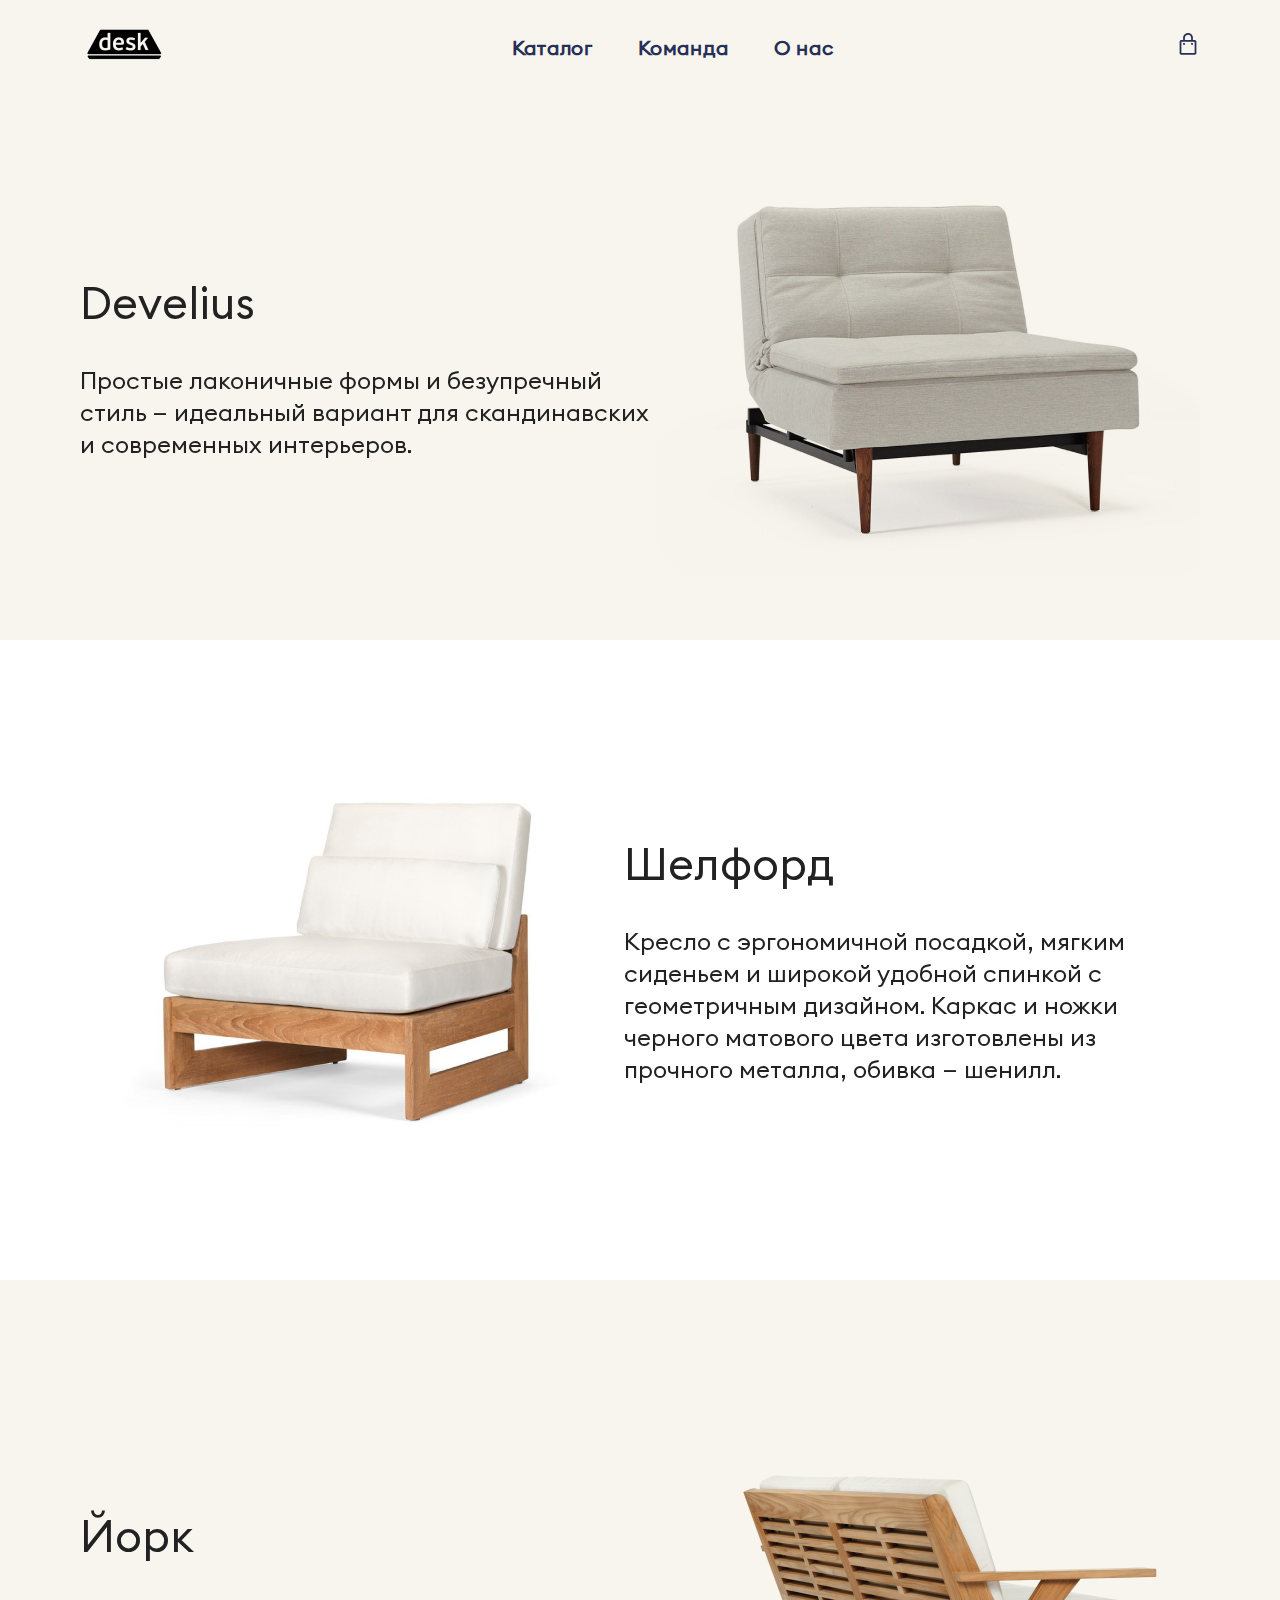
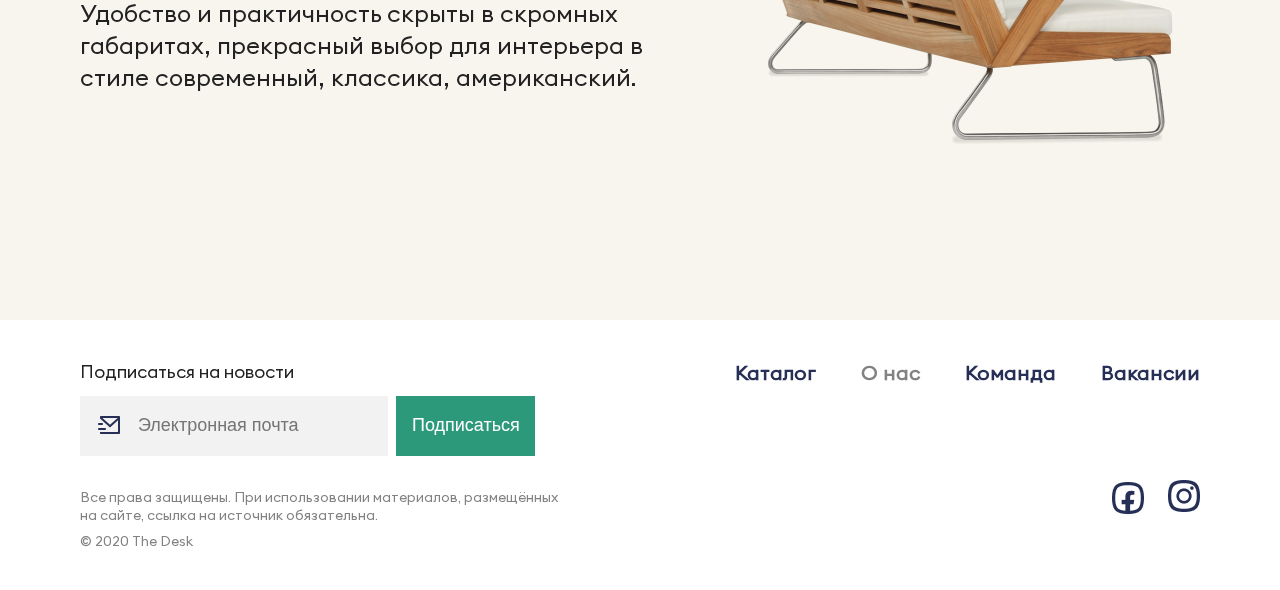
<file: index.html>
<!DOCTYPE html>
<html lang="en">
<head>
    <meta charset="UTF-8">
    <meta http-equiv="X-UA-Compatible" content="IE=edge">
    <meta name="viewport" content="width=device-width, initial-scale=1.0">
    <link rel="stylesheet" href="./css/style.css">
    <title>The Desk</title>
</head>
<body>
<header class="header container">
    <a href="index.html"><img src="images/logo.png" alt="logo"></a>
    <nav class="menu">
        <a href="catalog.html">Каталог</a>
        <a href="#">Команда</a>
        <a href="about.html">О нас</a>
    </nav>
    <a href="#"><img src="images/bag.png" alt="basket"></a>
</header>
<main>
    <ul class="goods">
        <li class="goods__item">
            <div class="container goods__item-inner">
                <div class="goods__item-wrapper">
                    <h2 class="goods__item-title mb-7">Develius</h2>
                    <p class="goods__item-description">Простые лаконичные формы и безупречный стиль — идеальный вариант
                        для скандинавских и современных интерьеров.</p>
                </div>
                <img class="goods__item-image" src="images/image2.png" alt="Develius">
            </div>
        </li>
        <li class="goods__item">
            <div class="container goods__item-inner">
                <div class="goods__item-wrapper">
                    <h2 class="goods__item-title mb-7">Шелфорд</h2>
                    <p class="goods__item-description">Кресло с эргономичной посадкой, мягким сиденьем и широкой удобной
                        спинкой с геометричным дизайном. Каркас и ножки черного матового цвета изготовлены из прочного
                        металла, обивка — шенилл.</p>
                </div>
                <img class="goods__item-image" src="images/image3.png" alt="Шелфорд">
            </div>
        </li>
        <li class="goods__item">
            <div class="container goods__item-inner">
                <div class="goods__item-wrapper">
                    <h2 class="goods__item-title mb-7">Йорк</h2>
                    <p class="goods__item-description">Удобство и практичность скрыты в скромных габаритах, прекрасный
                        выбор для интерьера в стиле современный, классика, американский.</p>
                </div>
                <img class="goods__item-image" src="images/image4.png" alt="Йорк">
            </div>
        </li>
    </ul>
</main>
<footer class="footer">
    <div class="container footer_container">
        <div class="footer__left">
            <div class="footer__left-subscribe_text">Подписаться на новости</div>
            <form class="footer__submit_form mb-7">
                <div class="footer__submit_form-submit_input_container"><img class="footer__submit_form-submit-image"
                                                                             src="images/Vector.svg" alt="1"><input
                        class="footer__submit_form-submit_input" type="text" placeholder="Электронная почта" value="">
                </div>
                <input class="footer__submit_form-submit_button" type="submit" value="Подписаться">
            </form>
            <p class="footer__left-copyrighttext mb-1">Все права защищены. При использовании материалов, размещённых на
                сайте, ссылка на источник обязательна.</p>
            <p class="footer__left-copyrighttext">© 2020 The Desk</p>
        </div>
        <div class="footer__right">
            <nav class="menu">
                <a href="catalog.html">Каталог</a>
                <a href="#" class="active-gray">О нас</a>
                <a href="#">Команда</a>
                <a href="#">Вакансии</a>
            </nav>
            <div class="social">
                <a href="" class="me-4"><img src="images/facebook.png" alt="facebook"></a>
                <a href=""><img src="images/instagram.png" alt="instagram"></a>
            </div>
        </div>
    </div>
</footer>
</body>
</html>
</file>
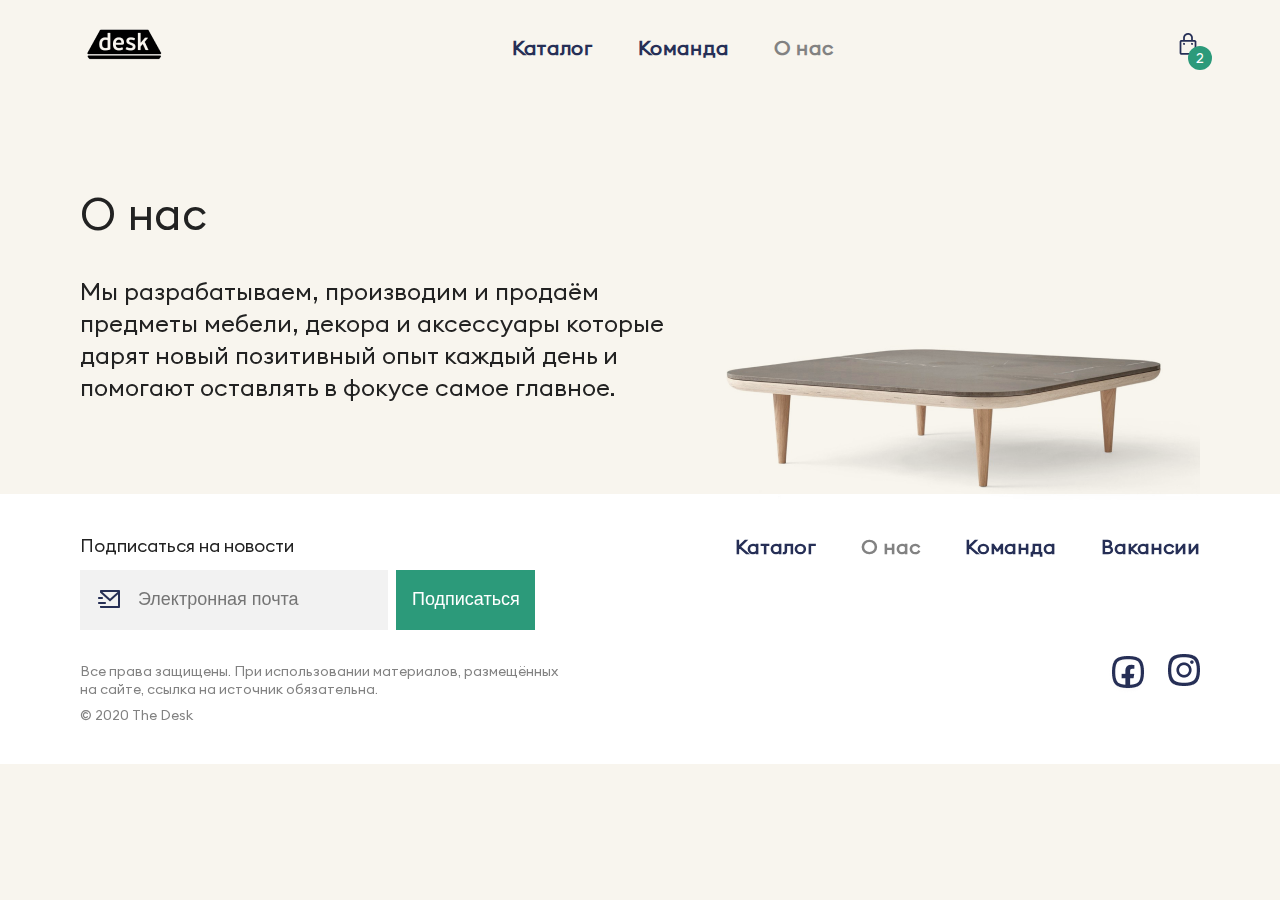
<file: about.html>
<!DOCTYPE html>
<html lang="en">
<head>
    <meta charset="UTF-8">
    <meta http-equiv="X-UA-Compatible" content="IE=edge">
    <meta name="viewport" content="width=device-width, initial-scale=1.0">
    <link rel="stylesheet" href="./css/style.css">
    <title>The Desk</title>
</head>
<body>
<header class="header container">
    <a href="about.html"><img src="images/logo.png" alt="logo"></a>
    <nav class="menu">
        <a href="catalog.html">Каталог</a>
        <a href="#">Команда</a>
        <a href="about.html" class="active-gray">О нас</a>
    </nav>
    <a href="#" class="catalogue__item--basket"><img src="images/bag.png" alt="basket"></a>
</header>
<main>
    <ul class="goods">
        <li class="goods__item about">
            <div class="container goods__item-inner">
                <div class="goods__item-wrapper">
                    <h2 class="goods__item-title mb-7">О нас</h2>
                    <p class="goods__item-description">Мы разрабатываем, производим и продаём предметы мебели, декора и
                        аксессуары которые дарят новый позитивный опыт каждый день и помогают оставлять в фокусе самое
                        главное.</p>
                </div>
                <img class="goods__item-image" src="images/about.png" alt="Develius">
            </div>
        </li>
    </ul>
</main>
<footer class="footer">
    <div class="container footer_container">
        <div class="footer__left">
            <div class="footer__left-subscribe_text">Подписаться на новости</div>
            <form class="footer__submit_form mb-7">
                <div class="footer__submit_form-submit_input_container"><img class="footer__submit_form-submit-image"
                                                                             src="images/Vector.svg" alt="1"><input
                        class="footer__submit_form-submit_input" type="text" placeholder="Электронная почта" value="">
                </div>
                <input class="footer__submit_form-submit_button" type="submit" value="Подписаться">
            </form>
            <p class="footer__left-copyrighttext mb-1">Все права защищены. При использовании материалов, размещённых на
                сайте, ссылка на источник обязательна.</p>
            <p class="footer__left-copyrighttext">© 2020 The Desk</p>
        </div>
        <div class="footer__right">
            <nav class="menu">
                <a href="catalog.html">Каталог</a>
                <a href="#" class="active-gray">О нас</a>
                <a href="#">Команда</a>
                <a href="#">Вакансии</a>
            </nav>
            <div class="social">
                <a href="" class="me-4"><img src="images/facebook.png" alt="facebook"></a>
                <a href=""><img src="images/instagram.png" alt="instagram"></a>
            </div>
        </div>
    </div>
</footer>
</body>
</html>
</file>
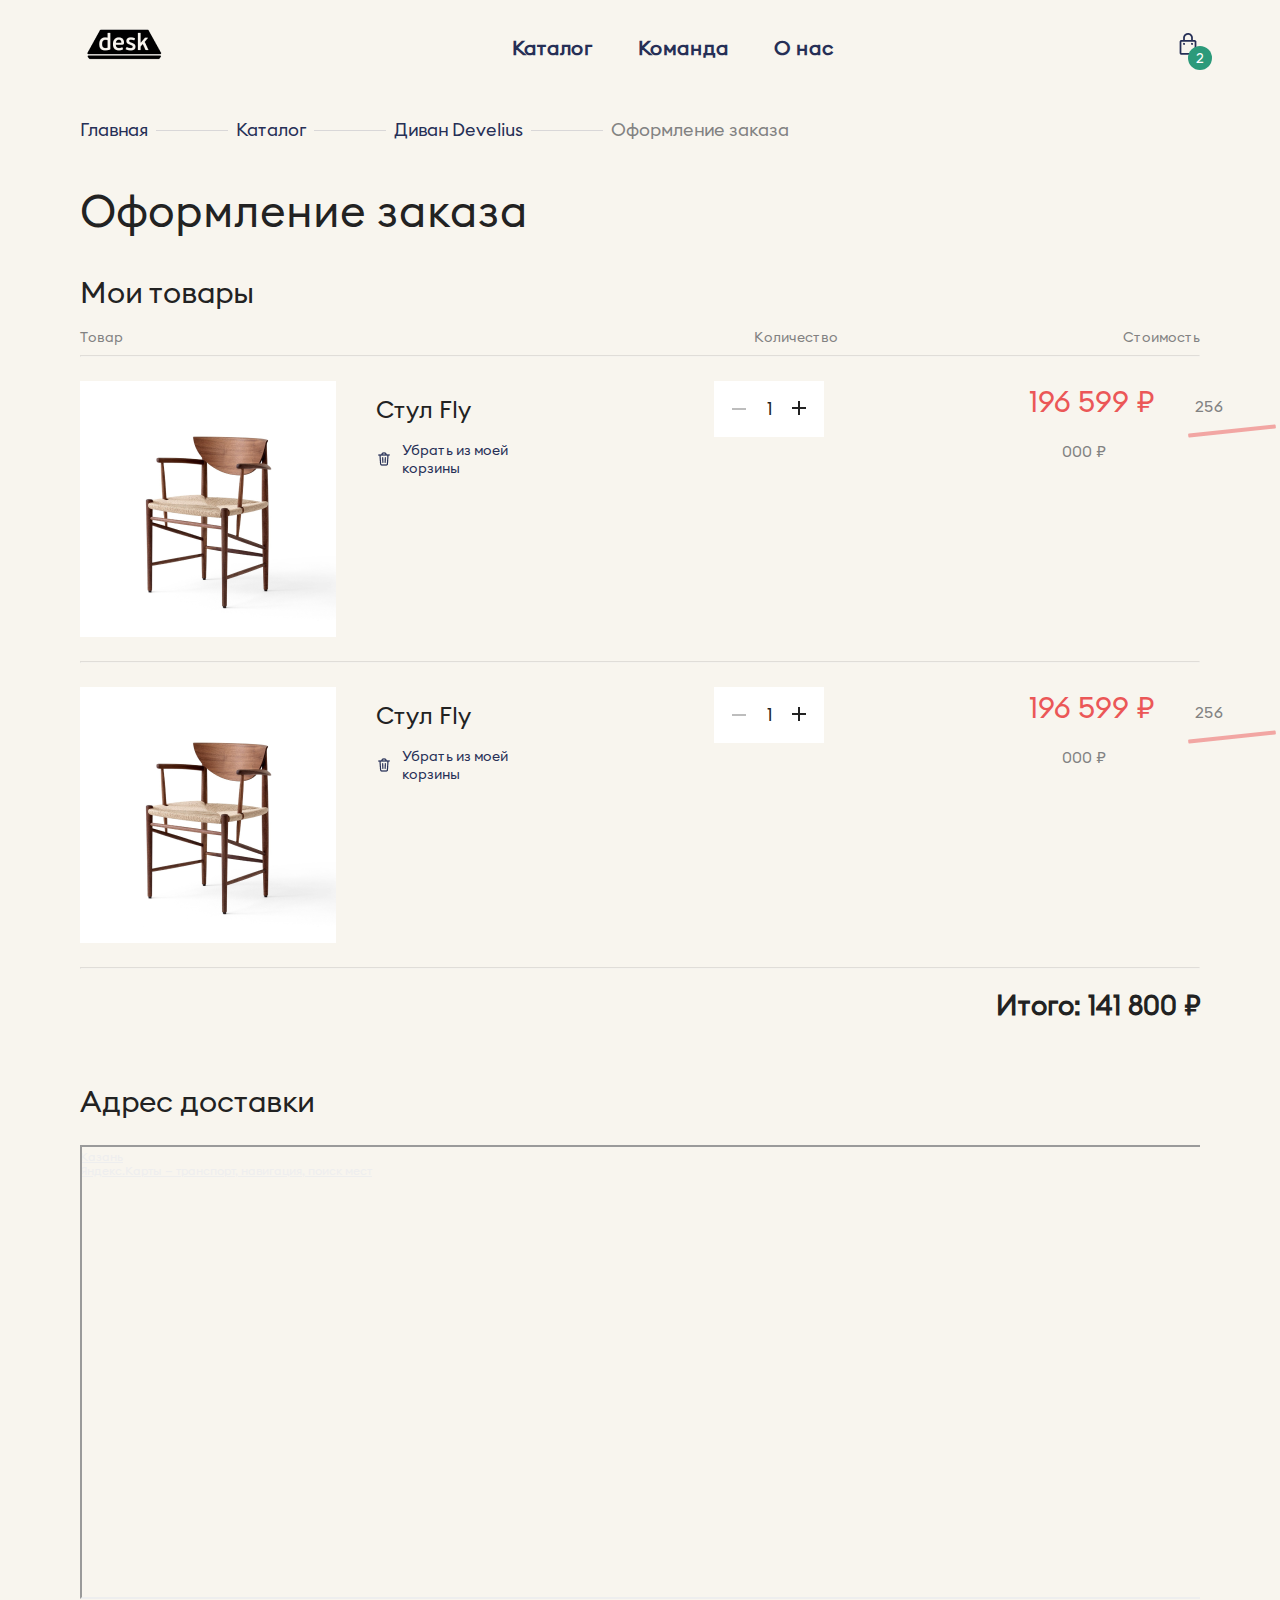
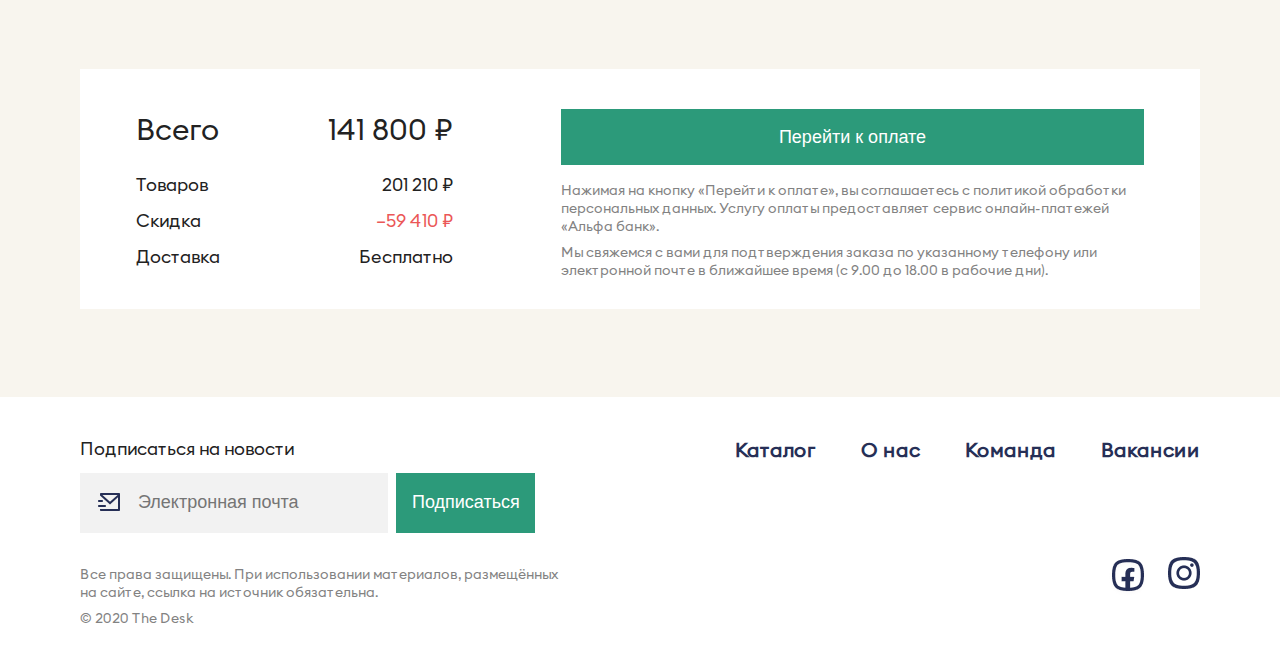
<file: cart.html>
<!DOCTYPE html>
<html lang="en">
<head>
    <meta charset="UTF-8">
    <meta http-equiv="X-UA-Compatible" content="IE=edge">
    <meta name="viewport" content="width=device-width, initial-scale=1.0">
    <link rel="stylesheet" href="./css/style.css">
    <title>The Desk</title>
</head>
<body>
<header class="header container">
    <a href="index.html"><img src="images/logo.png" alt="logo"></a>
    <nav class="menu">
        <a href="#">Каталог</a>
        <a href="#">Команда</a>
        <a href="#">О нас</a>
    </nav>
    <a href="#" class="catalogue__item--basket"><img src="images/bag.png" alt="basket"></a>
</header>
<main>
    <div class="container">
        <ul class="breadcrumb">
            <li class="breadcrumb-item"><a href="index.html">Главная</a></li>
            <li class="breadcrumb-item"><a href="index.html">Каталог</a></li>
            <li class="breadcrumb-item"><a href="index.html">Диван Develius</a></li>
            <li class="breadcrumb-item active">Оформление заказа</li>
        </ul>
    </div>
    <h1 class="container cart__ordering">Оформление заказа</h1>
    <section class="container">
        <h2 class="cart__goods">Мои товары</h2>
        <div class="cart__contents">
            <p>Товар</p>
            <p class="cart__quantity">Количество</p>
            <p class="cart__item-price--title">Стоимость</p>
        </div>
        <hr>
        <div class="cart">
            <img class="cart__item" src="images/cart/1.png">
            <div>
                <p class="cart__item-name">Стул Fly</p>
                <span class="cart__item-remove"><img src="images/cart/bucket.png">Убрать из моей корзины</span>
            </div>
            <div class="cart__item-quantity ms-100">
                <span class="cart__item-quantity-minus"></span>
                <span>1</span>
                <span class="cart__item-quantity-plus"><img src="images/cart/plus.svg"></span>
            </div>
            <div class="cart__item-price product__price product__price--new">
                196 599 ₽
                <span class="product__price--discount">256 000 ₽</span>
            </div>
        </div>
        <hr>
        <div class="cart">
            <img class="cart__item" src="images/cart/1.png">
            <div>
                <p class="cart__item-name">Стул Fly</p>
                <span class="cart__item-remove"><img src="images/cart/bucket.png">Убрать из моей корзины</span>
            </div>
            <div class="cart__item-quantity ms-100">
                <span class="cart__item-quantity-minus"></span>
                <span>1</span>
                <span class="cart__item-quantity-plus"><img src="images/cart/plus.svg"></span>
            </div>
            <div class="cart__item-price product__price product__price--new">
                196 599 ₽
                <span class="product__price--discount">256 000 ₽</span>
            </div>
        </div>
        <hr>
        <h2 class="cart__total">Итого: 141 800 ₽</h2>
    </section>
    <section class="container">
        <h2 class="cart__goods">Адрес доставки</h2>
        <div style="position:relative;overflow:hidden;margin-top:24px;margin-bottom:64px;"><a
                href="https://yandex.ru/maps/43/kazan/?utm_medium=mapframe&utm_source=maps"
                style="color:#eee;font-size:12px;position:absolute;top:0px;">Казань</a><a
                href="https://yandex.ru/maps/43/kazan/?from=api-maps&ll=49.264244%2C55.798307&origin=jsapi_2_1_79&utm_medium=mapframe&utm_source=maps&z=12"
                style="color:#eee;font-size:12px;position:absolute;top:14px;">Яндекс.Карты — транспорт, навигация, поиск
            мест</a>
            <iframe src="https://yandex.ru/map-widget/v1/-/CCUy7PxIhB" width="100%" height="450" frameborder="1"
                    allowfullscreen="true" style="position:relative;"></iframe>
        </div>
    </section>
    <section class="container mb-15">
        <div class="cart__checkout">
            <div class="cart__checkout-left">
                <p class="text__title">Всего</p>
                <p class="text__subtitle mb-2">Товаров</p>
                <p class="text__subtitle mb-2">Скидка</p>
                <p class="text__subtitle">Доставка</p>
            </div>
            <div class="cart__checkout-left align-end">
                <p class="text__title">141 800 ₽</p>
                <p class="text__subtitle mb-2">201 210 ₽</p>
                <p class="text__subtitle text-red mb-2">–59 410 ₽</p>
                <p class="text__subtitle">Бесплатно</p>
            </div>
            <div class="cart__checkout-right">
                <button class="product__button mb-3">Перейти к оплате</button>
                <p class="text-gray mb-1">Нажимая на кнопку «Перейти к оплате», вы соглашаетесь с политикой обработки
                    персональных данных. Услугу оплаты предоставляет сервис онлайн-платежей «Альфа банк».</p>
                <p class="text-gray">Мы свяжемся с вами для подтверждения заказа по указанному телефону или электронной
                    почте в ближайшее время (с 9.00 до 18.00 в рабочие дни).</p>
            </div>
        </div>
    </section>
</main>
<footer class="footer">
    <div class="container footer_container">
        <div class="footer__left">
            <div class="footer__left-subscribe_text">Подписаться на новости</div>
            <form class="footer__submit_form mb-7">
                <div class="footer__submit_form-submit_input_container"><img class="footer__submit_form-submit-image"
                                                                             src="images/Vector.svg" alt="1"><input
                        class="footer__submit_form-submit_input" type="text" placeholder="Электронная почта" value="">
                </div>
                <input class="footer__submit_form-submit_button" type="submit" value="Подписаться">
            </form>
            <p class="footer__left-copyrighttext mb-1">Все права защищены. При использовании материалов, размещённых на
                сайте, ссылка на источник обязательна.</p>
            <p class="footer__left-copyrighttext">© 2020 The Desk</p>
        </div>
        <div class="footer__right">
            <nav class="menu">
                <a href="catalog.html">Каталог</a>
                <a href="#">О нас</a>
                <a href="#">Команда</a>
                <a href="#">Вакансии</a>
            </nav>
            <div class="social">
                <a href="" class="me-4"><img src="images/facebook.png" alt="facebook"></a>
                <a href=""><img src="images/instagram.png" alt="instagram"></a>
            </div>
        </div>
    </div>
</footer>
</body>
</html>
</file>
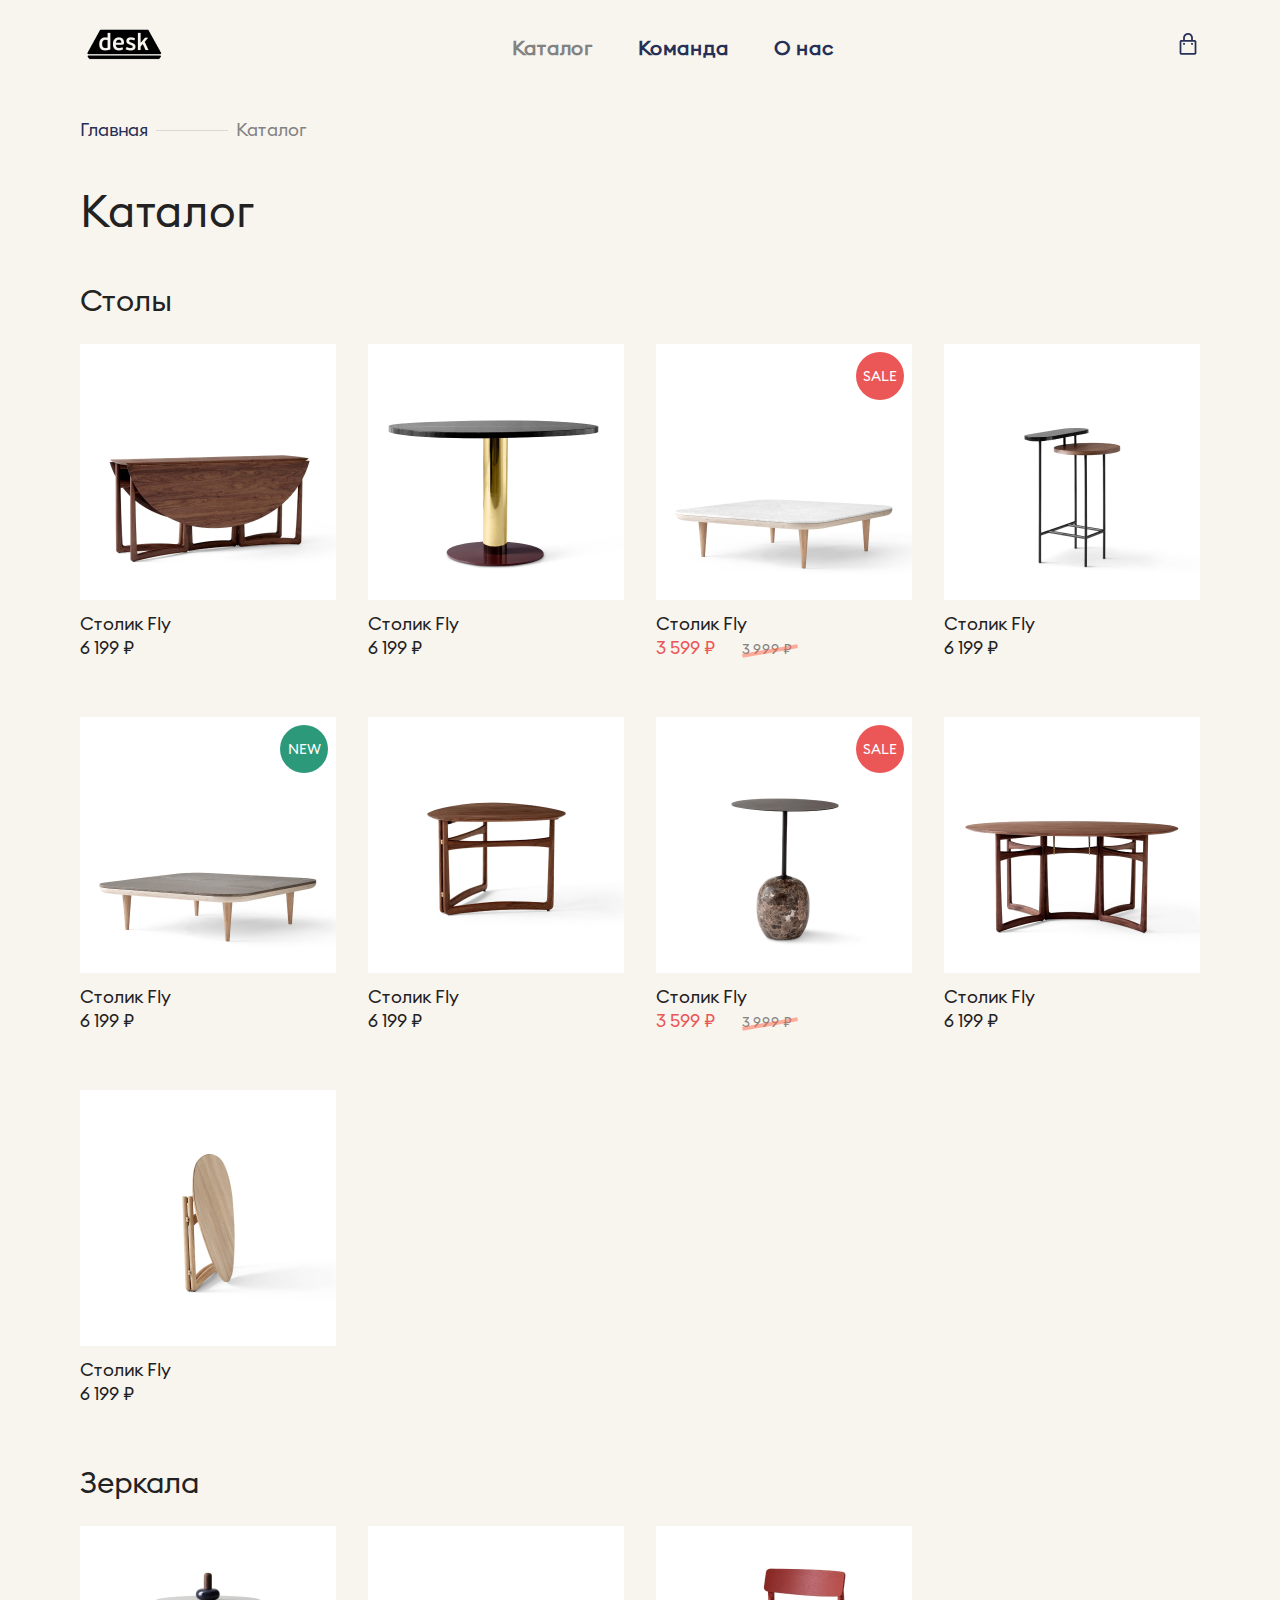
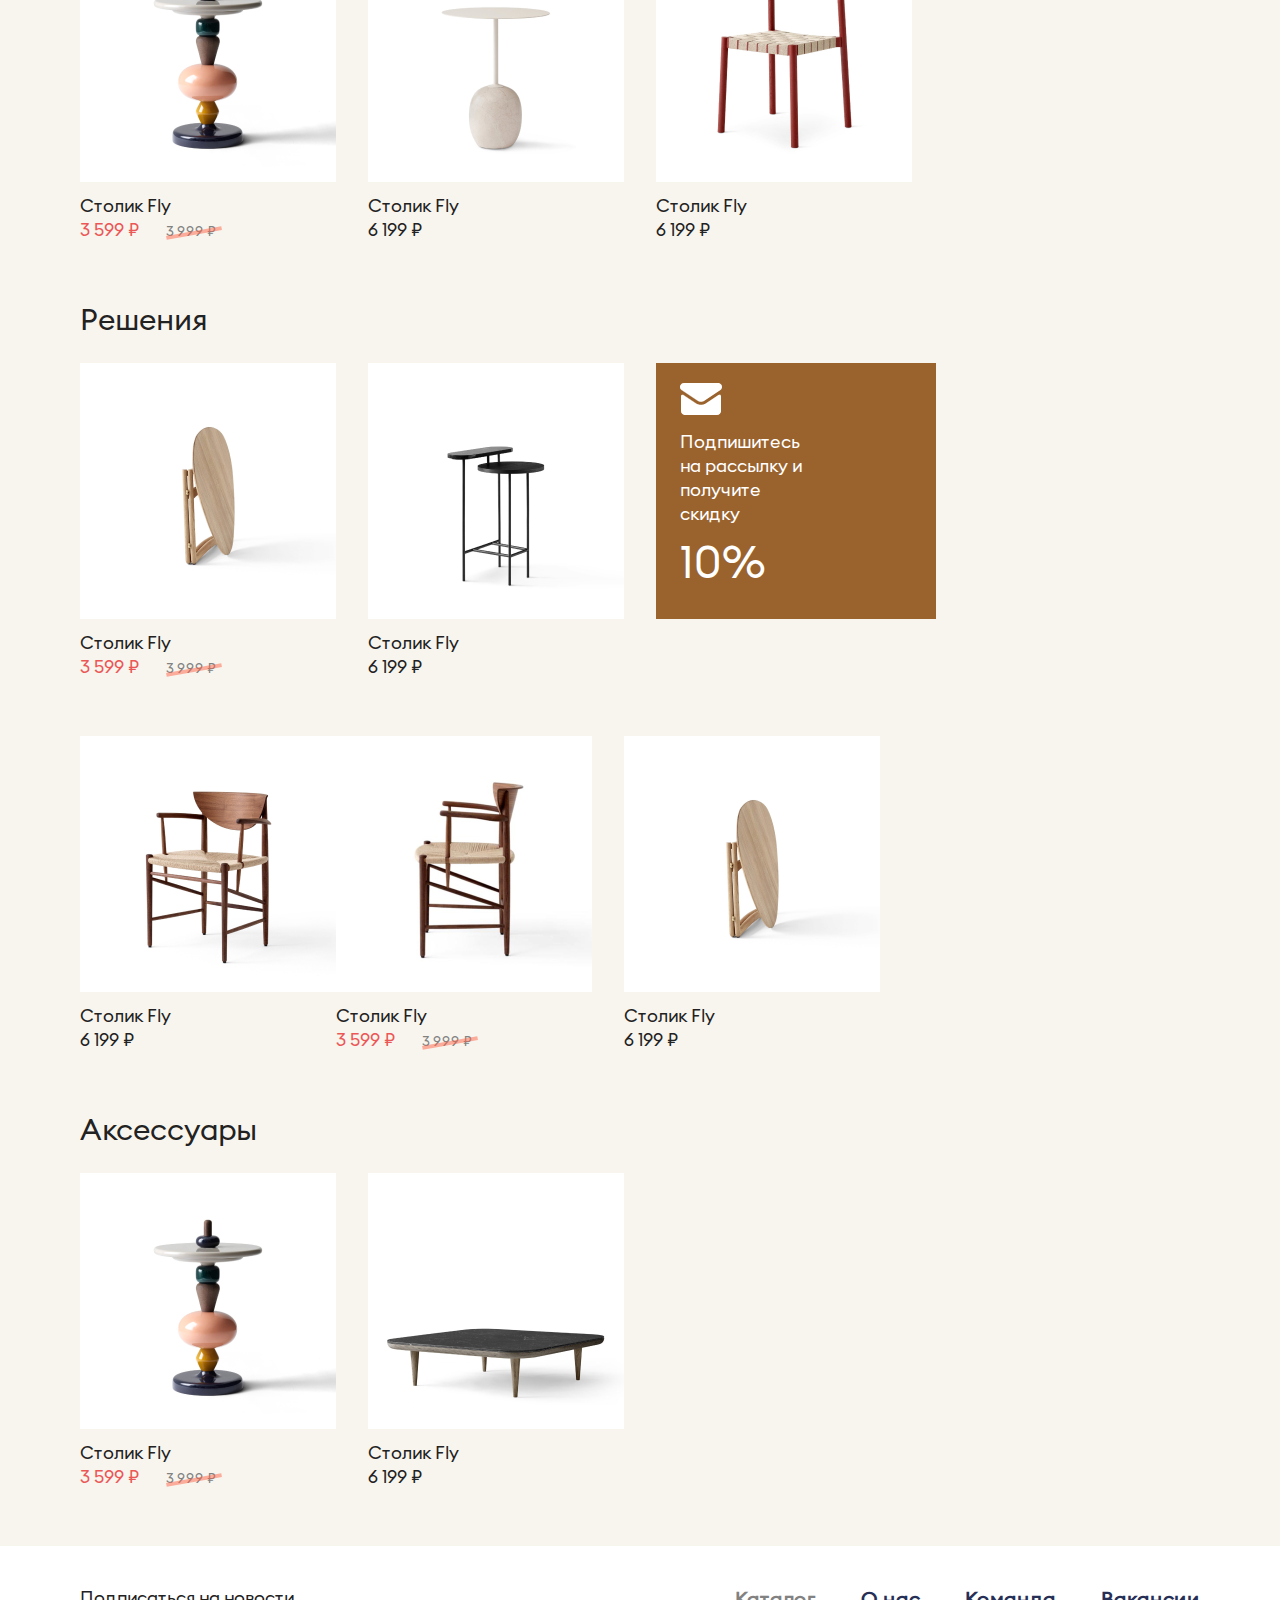
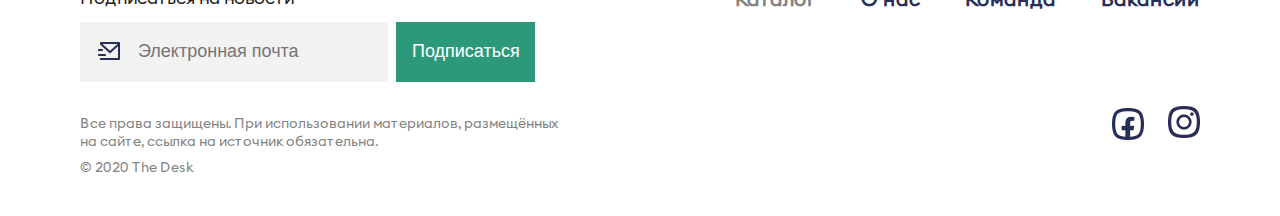
<file: catalog.html>
<!DOCTYPE html>
<html lang="en">

<head>
    <meta charset="UTF-8">
    <meta http-equiv="X-UA-Compatible" content="IE=edge">
    <meta name="viewport" content="width=device-width, initial-scale=1.0">
    <link rel="stylesheet" href="./css/style.css">
    <title>The Desk</title>
</head>

<body>
<header class="header container">
    <a href="index.html"><img src="images/logo.png" alt="logo"></a>
    <nav class="menu">
        <a href="catalog.html" class="active-gray">Каталог</a>
        <a href="#">Команда</a>
        <a href="about.html">О нас</a>
    </nav>
    <a href="#"><img src="images/bag.png" alt="basket"></a>
</header>
<main>
    <div class="container">
        <ul class="breadcrumb">
            <li class="breadcrumb-item"><a href="index.html">Главная</a></li>
            <li class="breadcrumb-item active">Каталог</li>
        </ul>
    </div>
    <div class="container">
        <h1 class="text__main">Каталог</h1>
        <section>
            <h2 class="text__title">Столы</h2>
            <div class="catalogue">
                <a class="catalogue__wrap" href="#">
                        <span class="catalogue__item">
                            <img src="images/catalog/1.png">
                        </span>
                    <span class="catalogue__text">
                            <span class="catalogue__title">Столик Fly</span>
                            <span class="catalogue__price">
                                6 199 ₽
                            </span>
                        </span>
                </a>
                <a class="catalogue__wrap" href="#">
                        <span class="catalogue__item">
                            <img src="images/catalog/2.png">
                        </span>
                    <span class="catalogue__text">
                            <span class="catalogue__title">Столик Fly</span>
                            <span class="catalogue__price">
                                6 199 ₽
                            </span>
                        </span>
                </a>
                <a class="catalogue__wrap" href="#">
                        <span class="catalogue__item catalogue__item--sale">
                            <img src="images/catalog/3.png">
                        </span>
                    <span class="catalogue__text">
                            <span class="catalogue__title">Столик Fly</span>
                            <span class="catalogue__price catalogue__price--new">
                                3 599 ₽
                                <span class="catalogue__price--discount">3 999 ₽</span>
                            </span>
                        </span>
                </a>
                <a class="catalogue__wrap" href="#">
                        <span class="catalogue__item">
                            <img src="images/catalog/4.png">
                        </span>
                    <span class="catalogue__text">
                            <span class="catalogue__title">Столик Fly</span>
                            <span class="catalogue__price">
                                6 199 ₽
                            </span>
                        </span>
                </a>
                <a class="catalogue__wrap" href="#">
                        <span class="catalogue__item catalogue__item--new">
                            <img src="images/catalog/5.png">
                        </span>
                    <span class="catalogue__text">
                            <span class="catalogue__title">Столик Fly</span>
                            <span class="catalogue__price">
                                6 199 ₽
                            </span>
                        </span>
                </a>
                <a class="catalogue__wrap" href="#">
                        <span class="catalogue__item">
                            <img src="images/catalog/6.png">
                        </span>
                    <span class="catalogue__text">
                            <span class="catalogue__title">Столик Fly</span>
                            <span class="catalogue__price">
                                6 199 ₽
                            </span>
                        </span>
                </a>
                <a class="catalogue__wrap" href="#">
                        <span class="catalogue__item catalogue__item--sale">
                            <img src="images/catalog/7.png">
                        </span>
                    <span class="catalogue__text">
                            <span class="catalogue__title">Столик Fly</span>
                            <span class="catalogue__price catalogue__price--new">
                                3 599 ₽
                                <span class="catalogue__price--discount">3 999 ₽</span>
                            </span>
                        </span>
                </a>
                <a class="catalogue__wrap" href="#">
                        <span class="catalogue__item">
                            <img src="images/catalog/8.png">
                        </span>
                    <span class="catalogue__text">
                            <span class="catalogue__title">Столик Fly</span>
                            <span class="catalogue__price">
                                6 199 ₽
                            </span>
                        </span>
                </a>
                <a class="catalogue__wrap" href="#">
                        <span class="catalogue__item">
                            <img src="images/catalog/9.png">
                        </span>
                    <span class="catalogue__text">
                            <span class="catalogue__title">Столик Fly</span>
                            <span class="catalogue__price">
                                6 199 ₽
                            </span>
                        </span>
                </a>
            </div>
        </section>
        <section>
            <h2 class="text__title">Зеркала</h2>
            <div class="catalogue">
                <a class="catalogue__wrap" href="#">
                        <span class="catalogue__item">
                            <img src="images/catalog/10.png">
                        </span>
                    <span class="catalogue__text">
                            <span class="catalogue__title">Столик Fly</span>
                            <span class="catalogue__price catalogue__price--new">
                                3 599 ₽
                                <span class="catalogue__price--discount">3 999 ₽</span>
                            </span>
                        </span>
                </a>
                <a class="catalogue__wrap" href="#">
                        <span class="catalogue__item">
                            <img src="images/catalog/11.png">
                        </span>
                    <span class="catalogue__text">
                            <span class="catalogue__title">Столик Fly</span>
                            <span class="catalogue__price">
                                6 199 ₽
                            </span>
                        </span>
                </a>
                <a class="catalogue__wrap" href="#">
                        <span class="catalogue__item">
                            <img src="images/catalog/12.png">
                        </span>
                    <span class="catalogue__text">
                            <span class="catalogue__title">Столик Fly</span>
                            <span class="catalogue__price">
                                6 199 ₽
                            </span>
                        </span>
                </a>
            </div>
        </section>
        <section>
            <h2 class="text__title">Решения</h2>
            <div class="catalogue">
                <a class="catalogue__wrap" href="#">
                        <span class="catalogue__item">
                            <img src="images/catalog/13.png">
                        </span>
                    <span class="catalogue__text">
                            <span class="catalogue__title">Столик Fly</span>
                            <span class="catalogue__price catalogue__price--new">
                                3 599 ₽
                                <span class="catalogue__price--discount">3 999 ₽</span>
                            </span>
                        </span>
                </a>
                <a class="catalogue__wrap" href="#">
                        <span class="catalogue__item">
                            <img src="images/catalog/14.png">
                        </span>
                    <span class="catalogue__text">
                            <span class="catalogue__title">Столик Fly</span>
                            <span class="catalogue__price">
                                6 199 ₽
                            </span>
                        </span>
                </a>
                <a class="catalogue__wrap catalogue__item catalogue__item--advertising" href="">
                    <img class="ad__img" src="images/mailing.png" alt="mail">
                    <p class="ad__text">Подпишитесь на рассылку и получите скидку</p>
                    <p class="ad__discount">10%</p>
                </a>
                <a class="catalogue__wrap" href="#">
                        <span class="catalogue__item">
                            <img src="images/catalog/15.png">
                        </span>
                    <span class="catalogue__text">
                            <span class="catalogue__title">Столик Fly</span>
                            <span class="catalogue__price">
                                6 199 ₽
                            </span>
                        </span>
                </a>
                <a class="catalogue__wrap" href="#">
                        <span class="catalogue__item">
                            <img src="images/catalog/16.png">
                        </span>
                    <span class="catalogue__text">
                            <span class="catalogue__title">Столик Fly</span>
                            <span class="catalogue__price catalogue__price--new">
                                3 599 ₽
                                <span class="catalogue__price--discount">3 999 ₽</span>
                            </span>
                        </span>
                </a>
                <a class="catalogue__wrap" href="#">
                        <span class="catalogue__item">
                            <img src="images/catalog/17.png">
                        </span>
                    <span class="catalogue__text">
                            <span class="catalogue__title">Столик Fly</span>
                            <span class="catalogue__price">
                                6 199 ₽
                            </span>
                        </span>
                </a>
            </div>
        </section>
        <section>
            <h2 class="text__title">Аксессуары</h2>
            <div class="catalogue">
                <a class="catalogue__wrap" href="#">
                        <span class="catalogue__item">
                            <img src="images/catalog/18.png">
                        </span>
                    <span class="catalogue__text">
                            <span class="catalogue__title">Столик Fly</span>
                            <span class="catalogue__price catalogue__price--new">
                                3 599 ₽
                                <span class="catalogue__price--discount">3 999 ₽</span>
                            </span>
                        </span>
                </a>
                <a class="catalogue__wrap" href="#">
                        <span class="catalogue__item">
                            <img src="images/catalog/19.png">
                        </span>
                    <span class="catalogue__text">
                            <span class="catalogue__title">Столик Fly</span>
                            <span class="catalogue__price">
                                6 199 ₽
                            </span>
                        </span>
                </a>
            </div>
        </section>
    </div>
</main>
<footer class="footer">
    <div class="container footer_container">
        <div class="footer__left">
            <div class="footer__left-subscribe_text">Подписаться на новости</div>
            <form class="footer__submit_form mb-7">
                <div class="footer__submit_form-submit_input_container"><img class="footer__submit_form-submit-image"
                                                                             src="images/Vector.svg" alt="1"><input
                        class="footer__submit_form-submit_input" type="text" placeholder="Электронная почта" value="">
                </div>
                <input class="footer__submit_form-submit_button" type="submit" value="Подписаться">
            </form>
            <p class="footer__left-copyrighttext mb-1">Все права защищены. При использовании материалов, размещённых на
                сайте, ссылка на источник обязательна.</p>
            <p class="footer__left-copyrighttext">© 2020 The Desk</p>
        </div>
        <div class="footer__right">
            <nav class="menu">
                <a href="catalog.html" class="active-gray">Каталог</a>
                <a href="#">О нас</a>
                <a href="#">Команда</a>
                <a href="#">Вакансии</a>
            </nav>
            <div class="social">
                <a href="" class="me-4"><img src="images/facebook.png" alt="facebook"></a>
                <a href=""><img src="images/instagram.png" alt="instagram"></a>
            </div>
        </div>
    </div>
</footer>
</body>
</html>
</file>
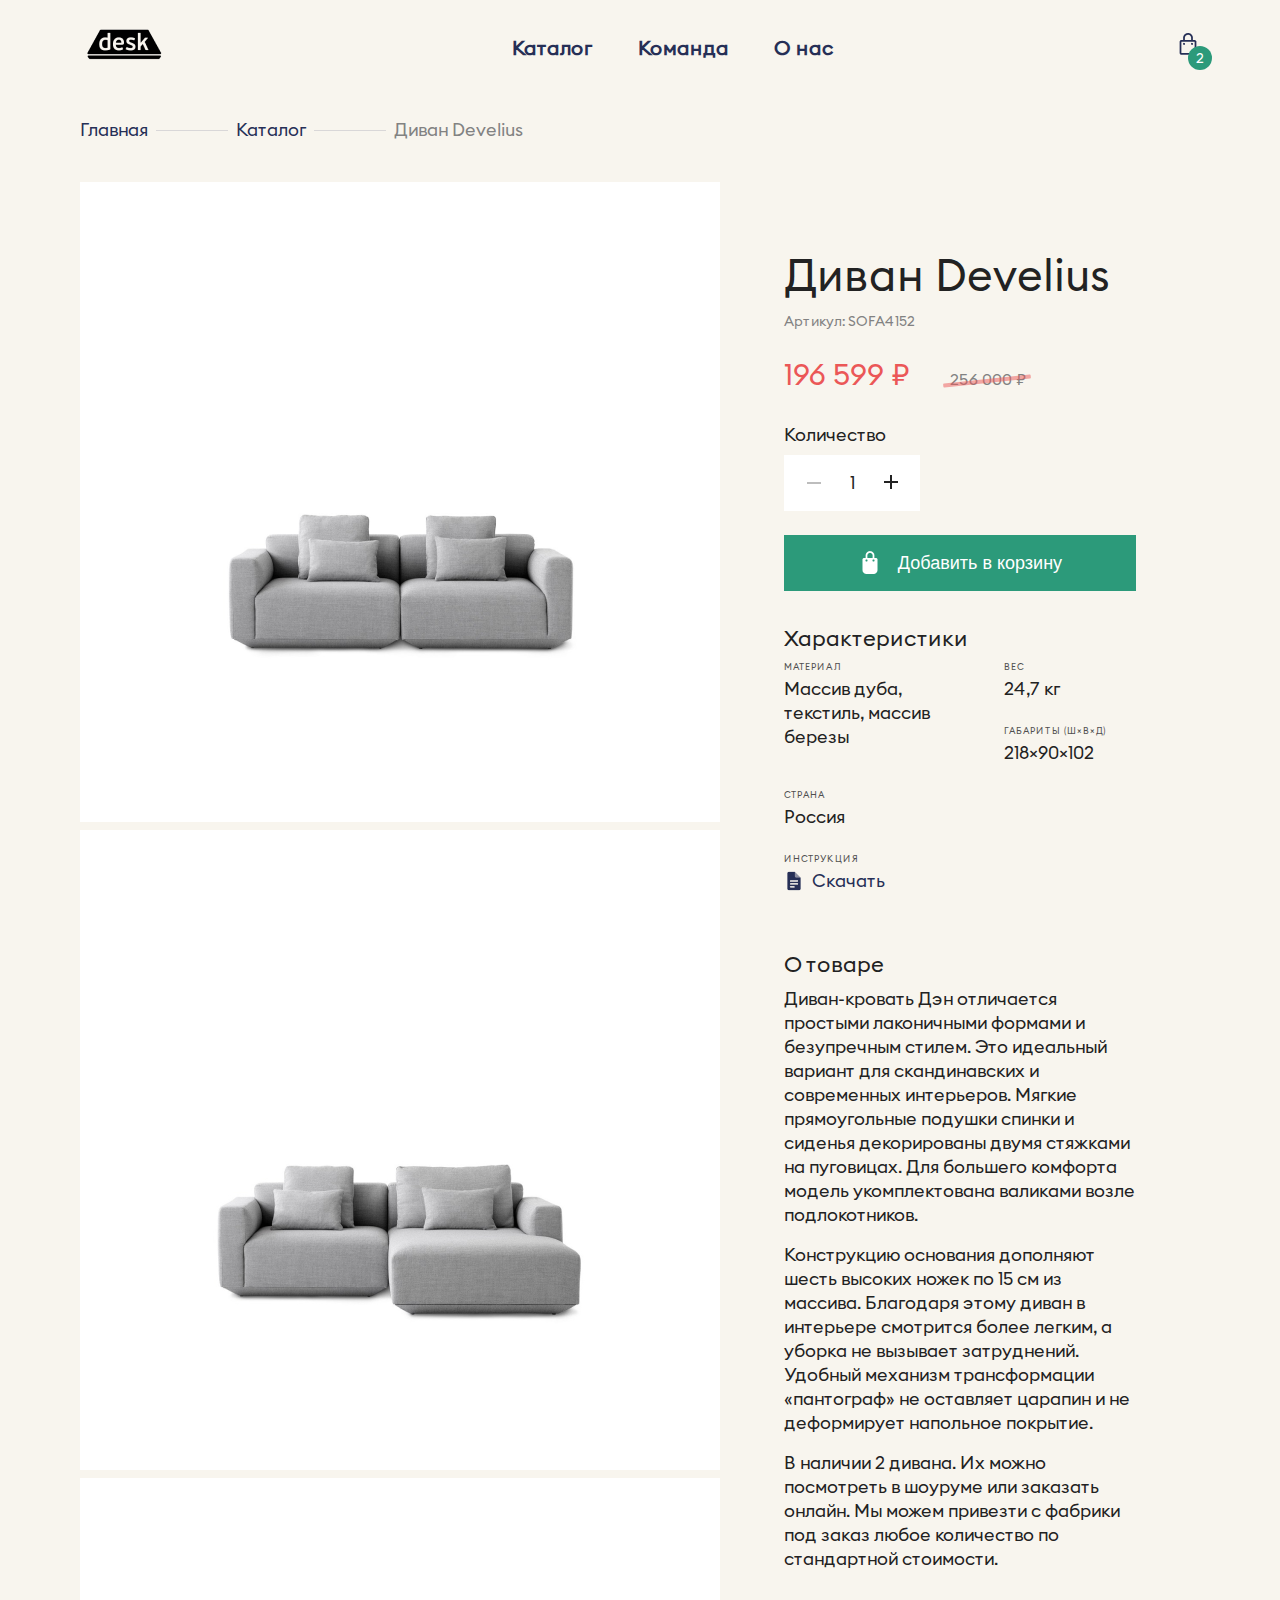
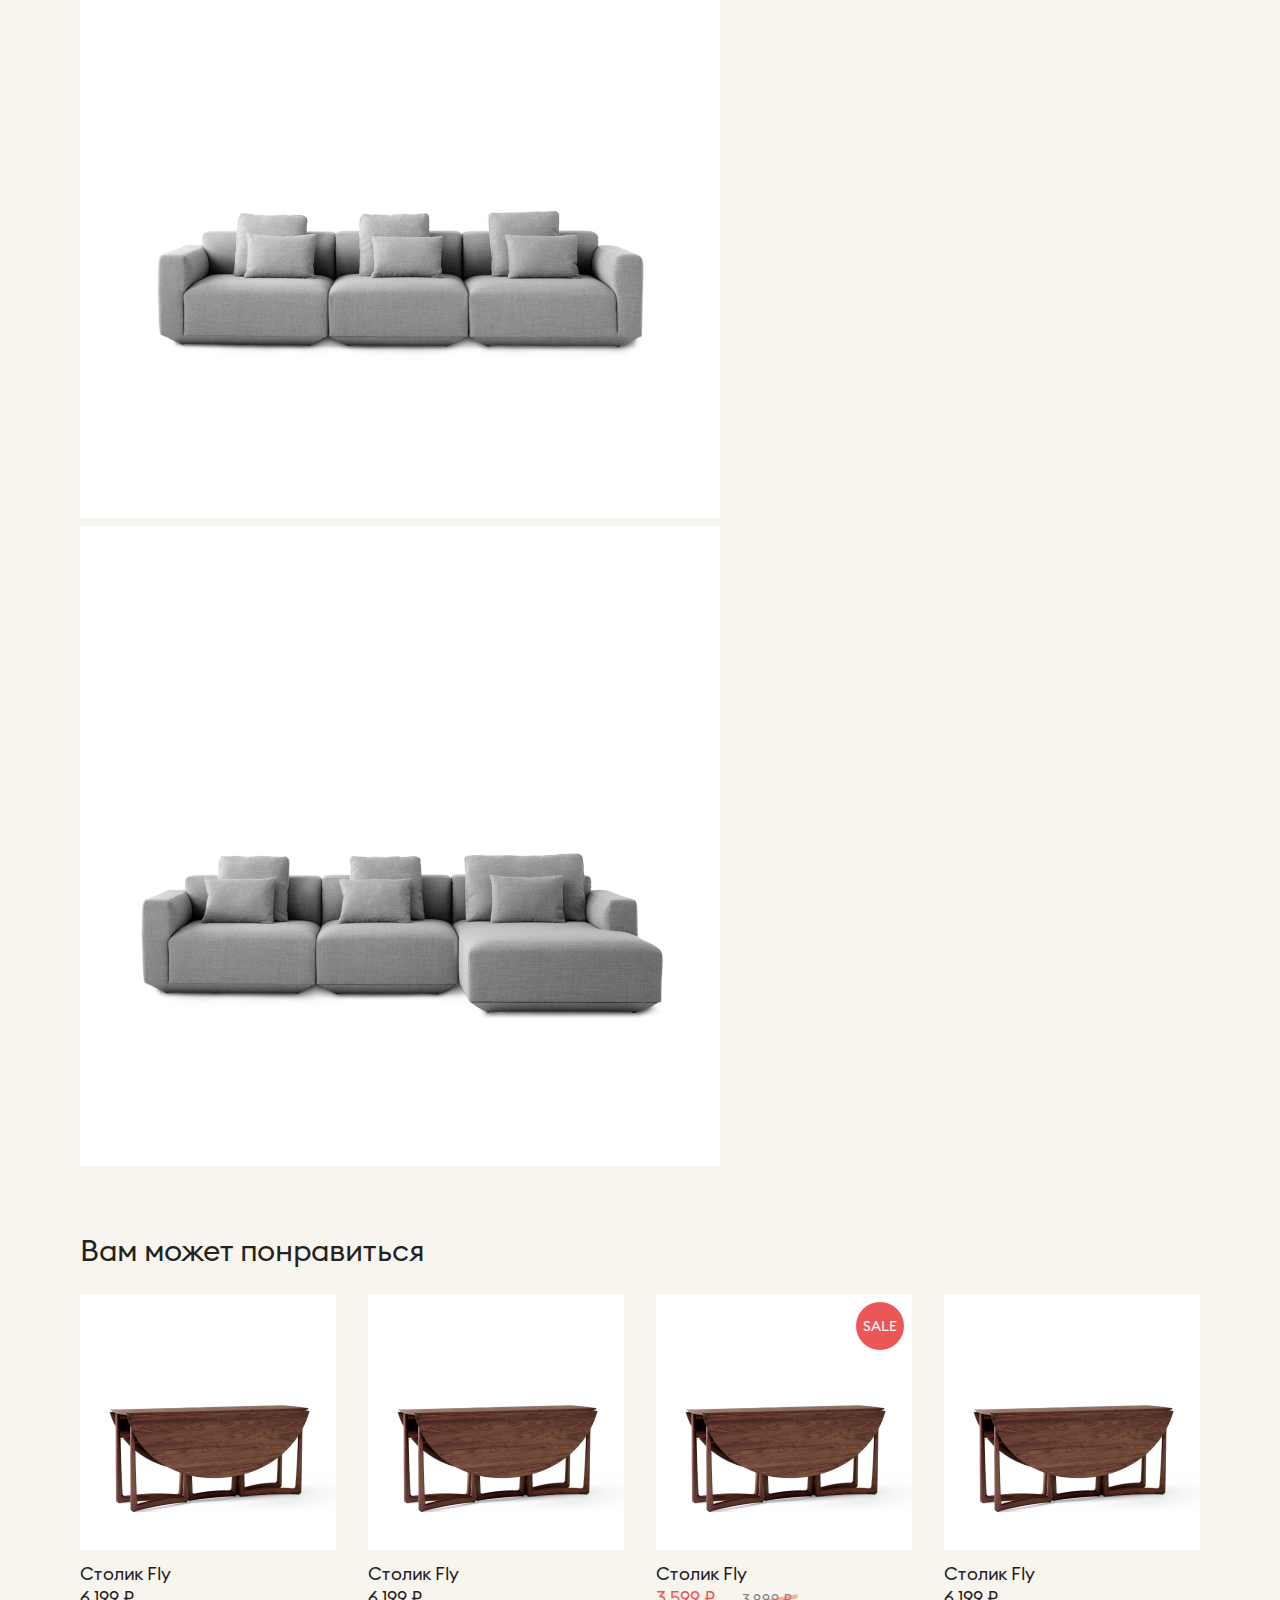
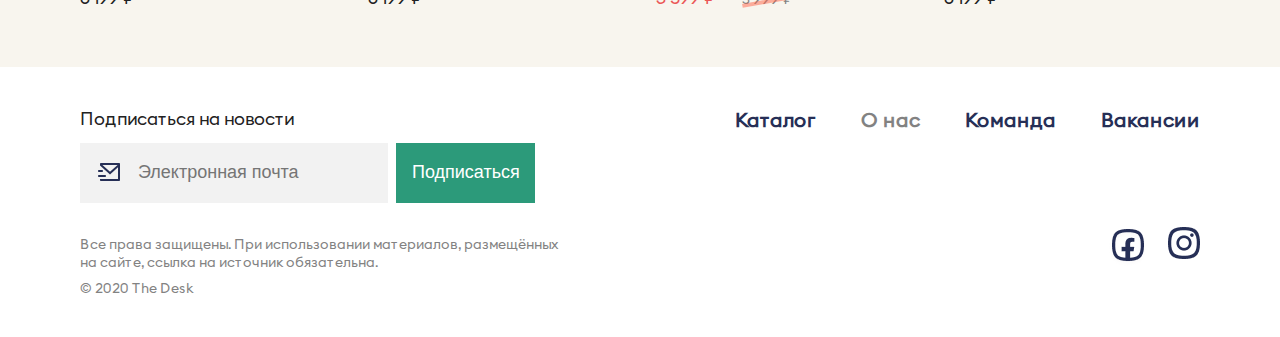
<file: product_page.html>
<!DOCTYPE html>
<html lang="en">

<head>
    <meta charset="UTF-8">
    <meta http-equiv="X-UA-Compatible" content="IE=edge">
    <meta name="viewport" content="width=device-width, initial-scale=1.0">
    <link rel="stylesheet" href="./css/style.css">
    <title>The Desk</title>
</head>

<body>
<header class="header container">
    <a href="index.html"><img src="images/logo.png" alt="logo"></a>
    <nav class="menu">
        <a href="#">Каталог</a>
        <a href="#">Команда</a>
        <a href="#">О нас</a>
    </nav>
    <a href="#" class="catalogue__item--basket"><img src="images/bag.png" alt="basket"></a>
</header>
<main>
    <div class="container">
        <ul class="breadcrumb">
            <li class="breadcrumb-item"><a href="index.html">Главная</a></li>
            <li class="breadcrumb-item"><a href="index.html">Каталог</a></li>
            <li class="breadcrumb-item active">Диван Develius</li>
        </ul>
    </div>
    <section class="container product">
        <div class="product__left">
            <img src="images/product_page/1.png">
            <img src="images/product_page/2.png">
            <img src="images/product_page/3.png">
            <img src="images/product_page/4.png">
        </div>
        <div class="product__right">
            <h1 class="product__name">Диван Develius</h1>
            <p class="product__vendor">Артикул: SOFA4152</p>
            <div class="product__price product__price--new">
                196 599 ₽
                <span class="product__price--discount">256 000 ₽</span>
            </div>
            <div class="available show">
                <p class="mb-1">Количество</p>
                <div class="cart__item-quantity mb-5">
                    <span class="cart__item-quantity-minus"></span>
                    <span>1</span>
                    <span class="cart__item-quantity-plus"><img src="images/cart/plus.svg"></span>
                </div>
                <button class="product__button">
                    <span class="show"><img src="images/product_page/bag.png" alt="">Добавить в корзину</span>
                    <span class=""><img src="images/product_page/done.svg" alt="">В корзине</span>
                </button>
            </div>
            <div class="not-available">
                <p class="not-available__desc mb-3">Сообщить о поступлении</p>
                <form class="footer__submit_form show">
                    <div class="footer__submit_form-submit_input_container mb-2"><img
                            class="footer__submit_form-submit-image" src="images/Vector.svg" alt="1"><input
                            class="footer__submit_form-submit_input" type="text" placeholder="Электронная почта"
                            value=""></div>
                    <input class="footer__submit_form-submit_button" type="submit" value="Напомните мне">
                </form>
                <p class="not-available__text">Спасибо. Мы пришлём вам письмо, как только товар появится в наличии.</p>
            </div>
            <h2 class="product__headline">Характеристики</h2>
            <div>
                <div class="specification__general">
                    <div class="product__specification">
                        <p class="product__specifications">материал</p>
                        <p class="product__specification-description">Массив дуба, текстиль, массив березы</p>
                    </div>
                    <div>
                        <div class="product__specification">
                            <p class="product__specifications">вес</p>
                            <p>24,7 кг</p>
                        </div>
                        <div class="product__specification">
                            <p class="product__specifications">Габариты (ш×в×д)</p>
                            <p>218×90×102</p>
                        </div>
                    </div>
                </div>
                <div class="product__specification">
                    <p class="product__specifications">Страна</p>
                    <p>Россия</p>
                </div>
                <div class="product__specification">
                    <p class="product__specifications">Инструкция</p>
                    <a href="#" class="product__specifications-document"><img src="images/product_page/document.png">Скачать</a>
                </div>
            </div>
            <h2 class="product__headline">О товаре</h2>
            <p class="product__about">Диван-кровать Дэн отличается простыми лаконичными формами и безупречным
                стилем. Это идеальный вариант для скандинавских и современных интерьеров. Мягкие прямоугольные
                подушки спинки и сиденья декорированы двумя стяжками на пуговицах. Для большего комфорта модель
                укомплектована валиками возле подлокотников.</p>
            <p class="product__about">Конструкцию основания дополняют шесть высоких ножек по 15 см из массива.
                Благодаря этому диван в интерьере смотрится более легким, а уборка не вызывает затруднений. Удобный
                механизм трансформации «пантограф» не оставляет царапин и не деформирует напольное покрытие.</p>
            <p class="product__about">В наличии 2 дивана. Их можно посмотреть в шоуруме или заказать онлайн. Мы
                можем привезти с фабрики под заказ любое количество по стандартной стоимости.</p>
        </div>
    </section>
    <section class="container">
        <h2 class="text__title">Вам может понравиться</h2>
        <div class="catalogue">
            <a class="catalogue__wrap" href="#">
                        <span class="catalogue__item">
                            <img src="images/catalog/1.png">
                        </span>
                <span class="catalogue__text">
                            <span class="catalogue__title">Столик Fly</span>
                            <span class="catalogue__price">
                                6 199 ₽
                            </span>
                        </span>
            </a>
            <a class="catalogue__wrap" href="#">
                        <span class="catalogue__item">
                            <img src="images/catalog/1.png">
                        </span>
                <span class="catalogue__text">
                            <span class="catalogue__title">Столик Fly</span>
                            <span class="catalogue__price">
                                6 199 ₽
                            </span>
                        </span>
            </a>
            <a class="catalogue__wrap" href="#">
                        <span class="catalogue__item catalogue__item--sale">
                            <img src="images/catalog/1.png">
                        </span>
                <span class="catalogue__text">
                            <span class="catalogue__title">Столик Fly</span>
                            <span class="catalogue__price catalogue__price--new">
                                3 599 ₽
                                <span class="catalogue__price--discount">3 999 ₽</span>
                            </span>
                        </span>
            </a>
            <a class="catalogue__wrap" href="#">
                        <span class="catalogue__item">
                            <img src="images/catalog/1.png">
                        </span>
                <span class="catalogue__text">
                            <span class="catalogue__title">Столик Fly</span>
                            <span class="catalogue__price">
                                6 199 ₽
                            </span>
                        </span>
            </a>
        </div>
    </section>
</main>
<footer class="footer">
    <div class="container footer_container">
        <div class="footer__left">
            <div class="footer__left-subscribe_text">Подписаться на новости</div>
            <form class="footer__submit_form mb-7">
                <div class="footer__submit_form-submit_input_container"><img class="footer__submit_form-submit-image"
                                                                             src="images/Vector.svg" alt="1"><input
                        class="footer__submit_form-submit_input" type="text" placeholder="Электронная почта" value="">
                </div>
                <input class="footer__submit_form-submit_button" type="submit" value="Подписаться">
            </form>
            <p class="footer__left-copyrighttext mb-1">Все права защищены. При использовании материалов, размещённых на
                сайте, ссылка на источник обязательна.</p>
            <p class="footer__left-copyrighttext">© 2020 The Desk</p>
        </div>
        <div class="footer__right">
            <nav class="menu">
                <a href="catalog.html">Каталог</a>
                <a href="#" class="active-gray">О нас</a>
                <a href="#">Команда</a>
                <a href="#">Вакансии</a>
            </nav>
            <div class="social">
                <a href="" class="me-4"><img src="images/facebook.png" alt="facebook"></a>
                <a href=""><img src="images/instagram.png" alt="instagram"></a>
            </div>
        </div>
    </div>
</footer>
</body>
</html>
</file>
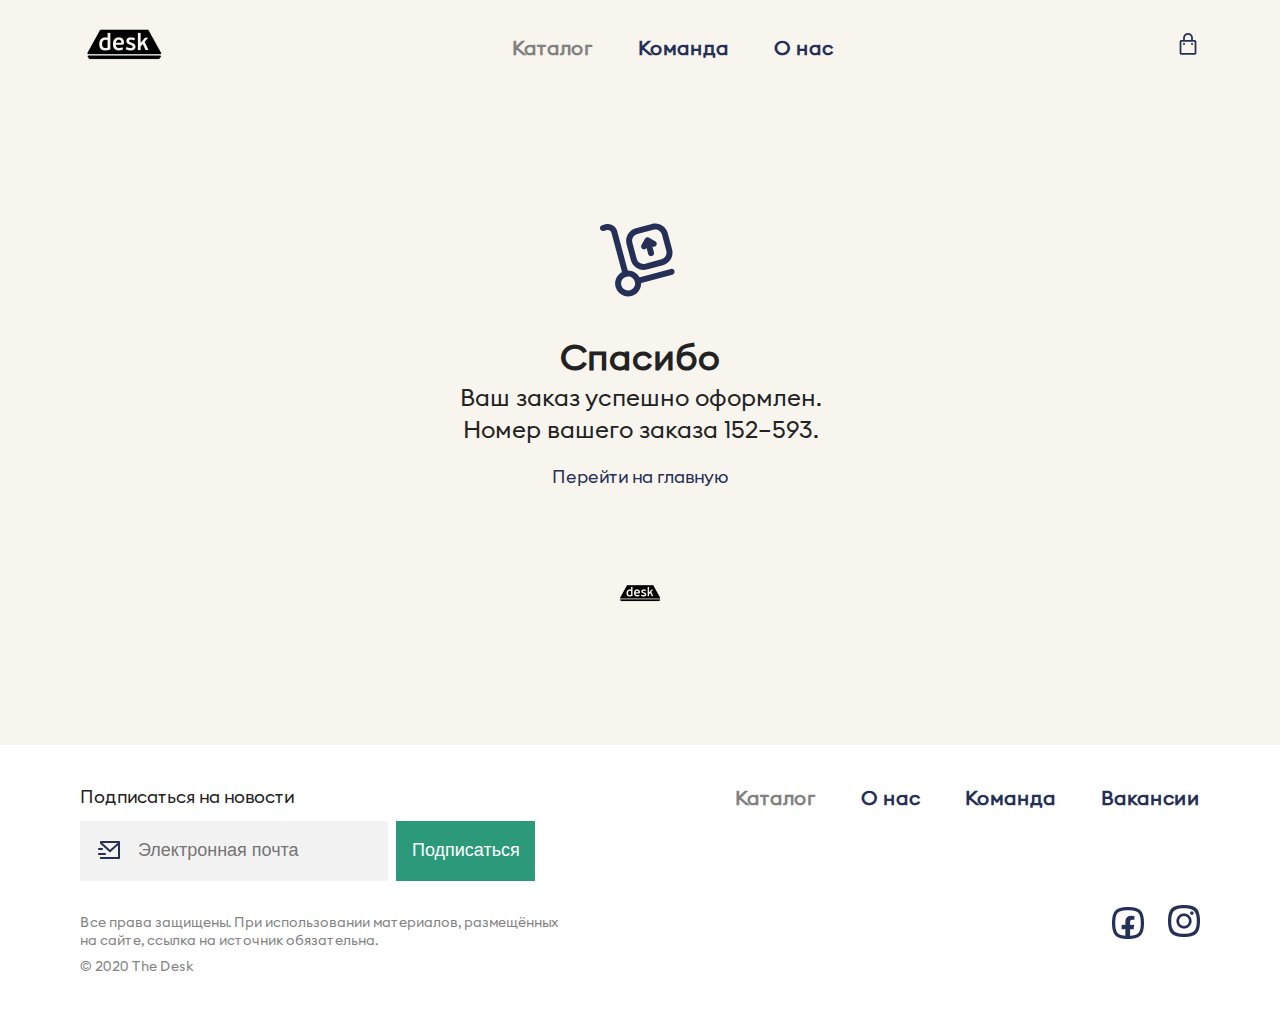
<file: thankyou_page.html>
<!DOCTYPE html>
<html lang="en">

<head>
    <meta charset="UTF-8">
    <meta http-equiv="X-UA-Compatible" content="IE=edge">
    <meta name="viewport" content="width=device-width, initial-scale=1.0">
    <link rel="stylesheet" href="./css/style.css">
    <title>The Desk</title>
</head>

<body>
<header class="header container">
    <a href="index.html"><img src="images/logo.png" alt="logo"></a>
    <nav class="menu">
        <a href="catalog.html" class="active-gray">Каталог</a>
        <a href="#">Команда</a>
        <a href="about.html">О нас</a>
    </nav>
    <a href="#"><img src="images/bag.png" alt="basket"></a>
</header>
<main>
    <section class="thankyou">
        <img class="mb-11" src="images/cart/thankyou.svg" alt="">
        <h3 class="mb-3 fs-3">Спасибо</h3>
        <p class="fs-4 mb-1">Ваш заказ успешно оформлен.</p>
        <p class="mb-5 fs-4">Номер вашего заказа 152–593.</p>
        <a class="mb-17 thankyou__link" href="index.html">Перейти на главную</a>
        <a href="about.html"><img src="images/logo.png" class="thankyou__logo" alt="logo"></a>
    </section>
</main>
<footer class="footer">
    <div class="container footer_container">
        <div class="footer__left">
            <div class="footer__left-subscribe_text">Подписаться на новости</div>
            <form class="footer__submit_form mb-7">
                <div class="footer__submit_form-submit_input_container"><img class="footer__submit_form-submit-image"
                                                                             src="images/Vector.svg" alt="1"><input
                        class="footer__submit_form-submit_input" type="text" placeholder="Электронная почта" value="">
                </div>
                <input class="footer__submit_form-submit_button" type="submit" value="Подписаться">
            </form>
            <p class="footer__left-copyrighttext mb-1">Все права защищены. При использовании материалов, размещённых на
                сайте, ссылка на источник обязательна.</p>
            <p class="footer__left-copyrighttext">© 2020 The Desk</p>
        </div>
        <div class="footer__right">
            <nav class="menu">
                <a href="catalog.html" class="active-gray">Каталог</a>
                <a href="#">О нас</a>
                <a href="#">Команда</a>
                <a href="#">Вакансии</a>
            </nav>
            <div class="social">
                <a href="" class="me-4"><img src="images/facebook.png" alt="facebook"></a>
                <a href=""><img src="images/instagram.png" alt="instagram"></a>
            </div>
        </div>
    </div>
</footer>
</body>
</html>
</file>
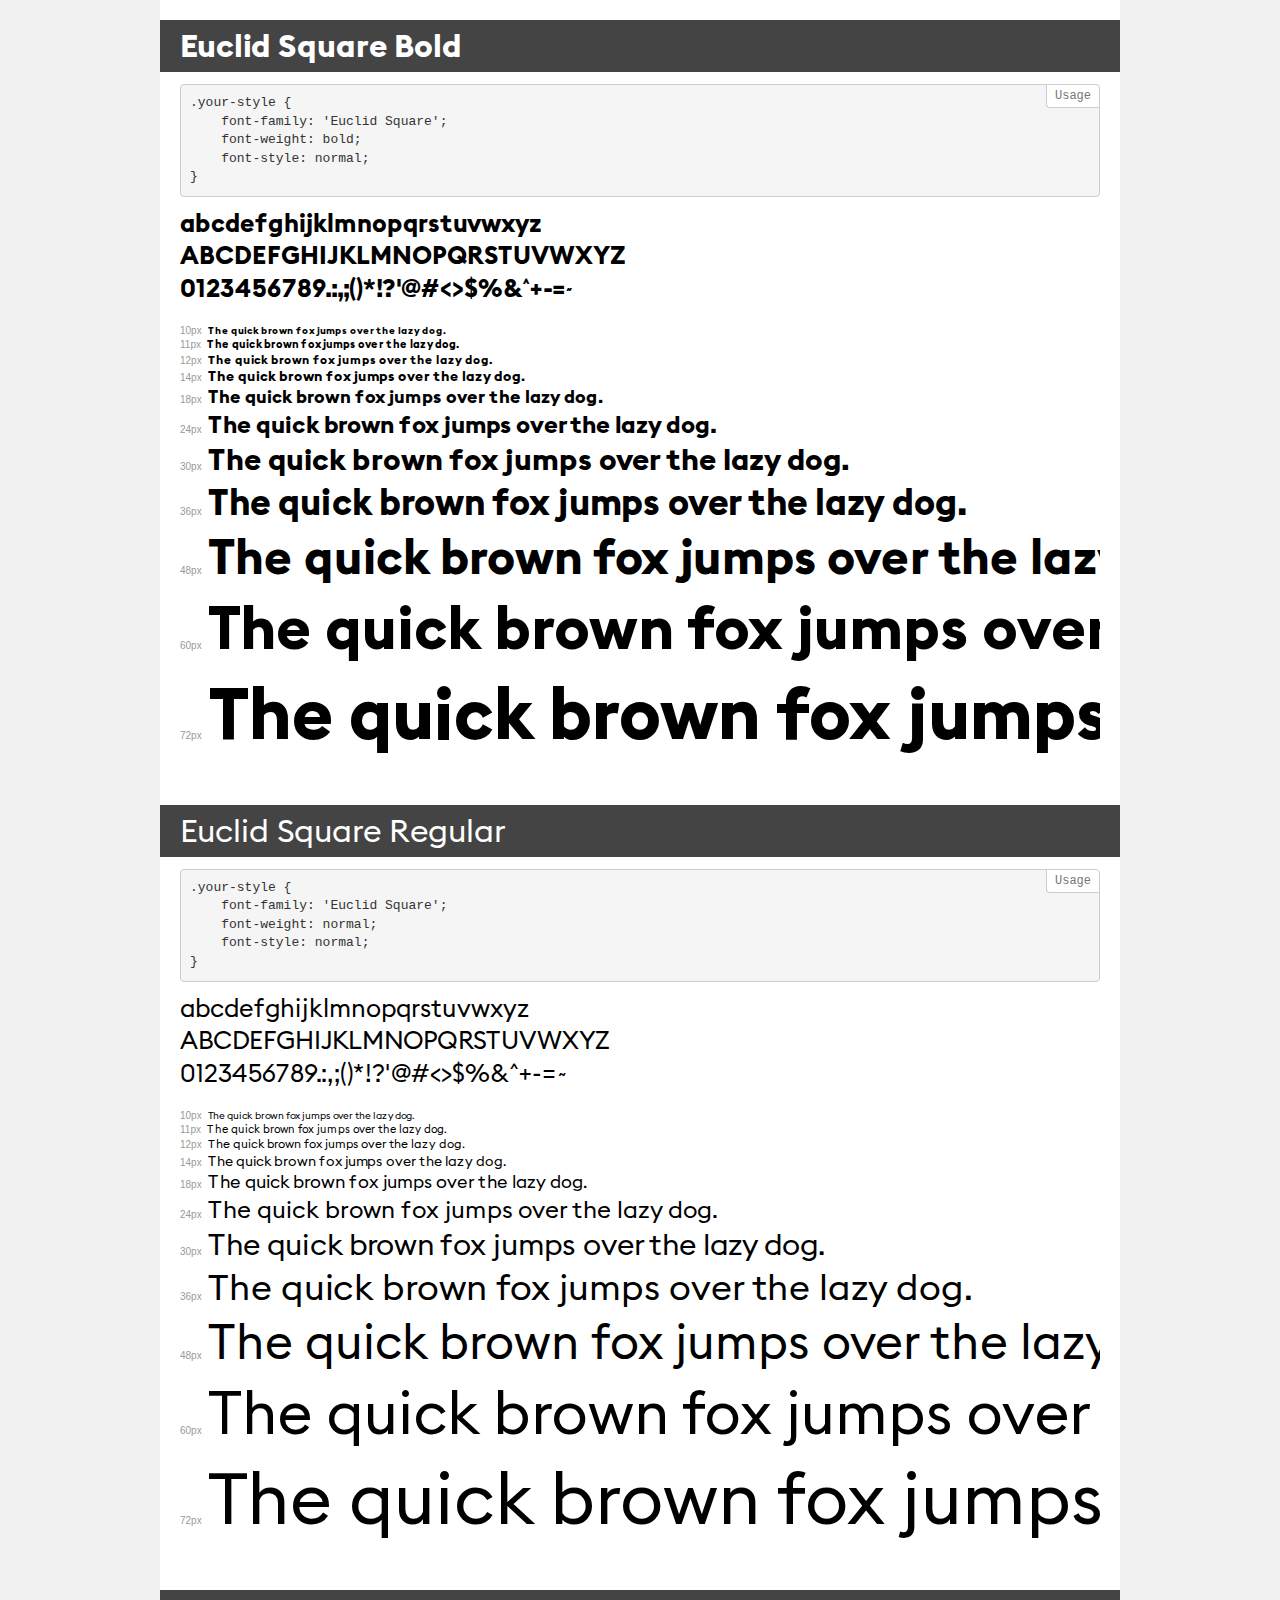
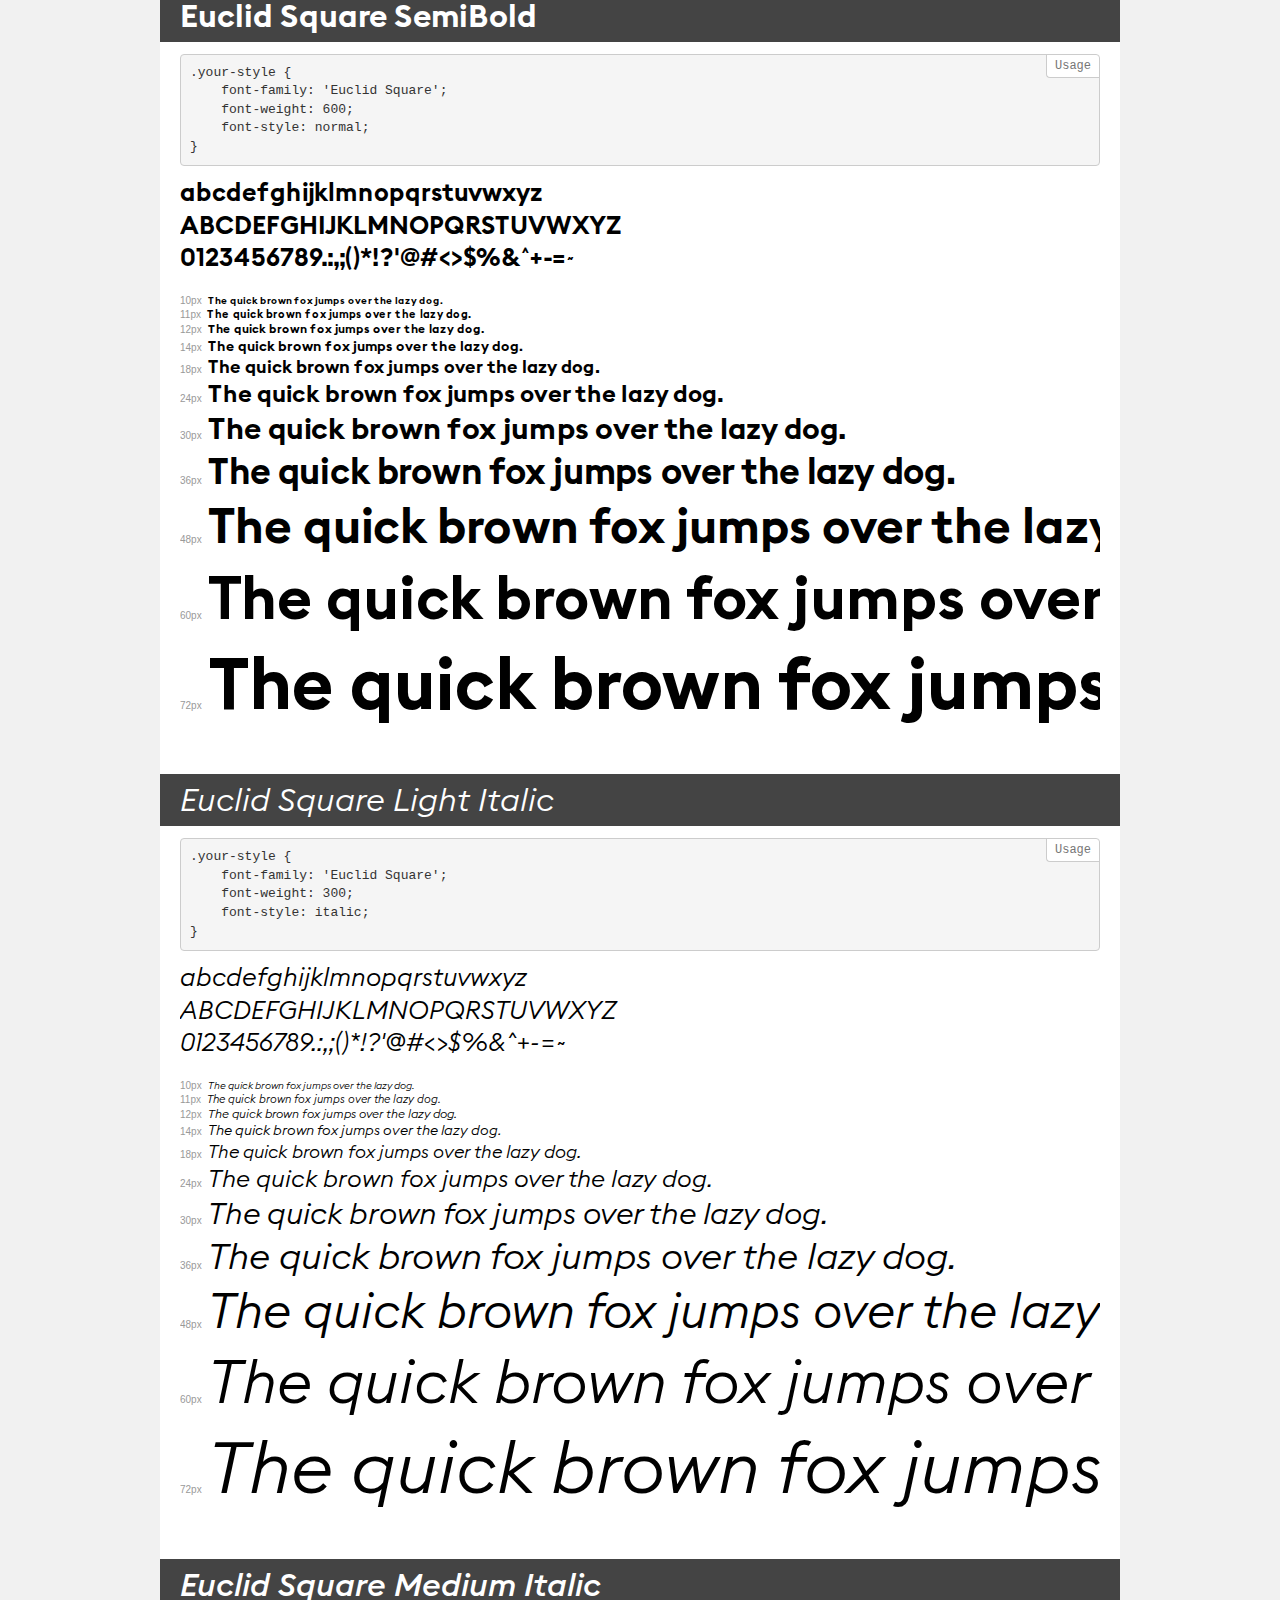
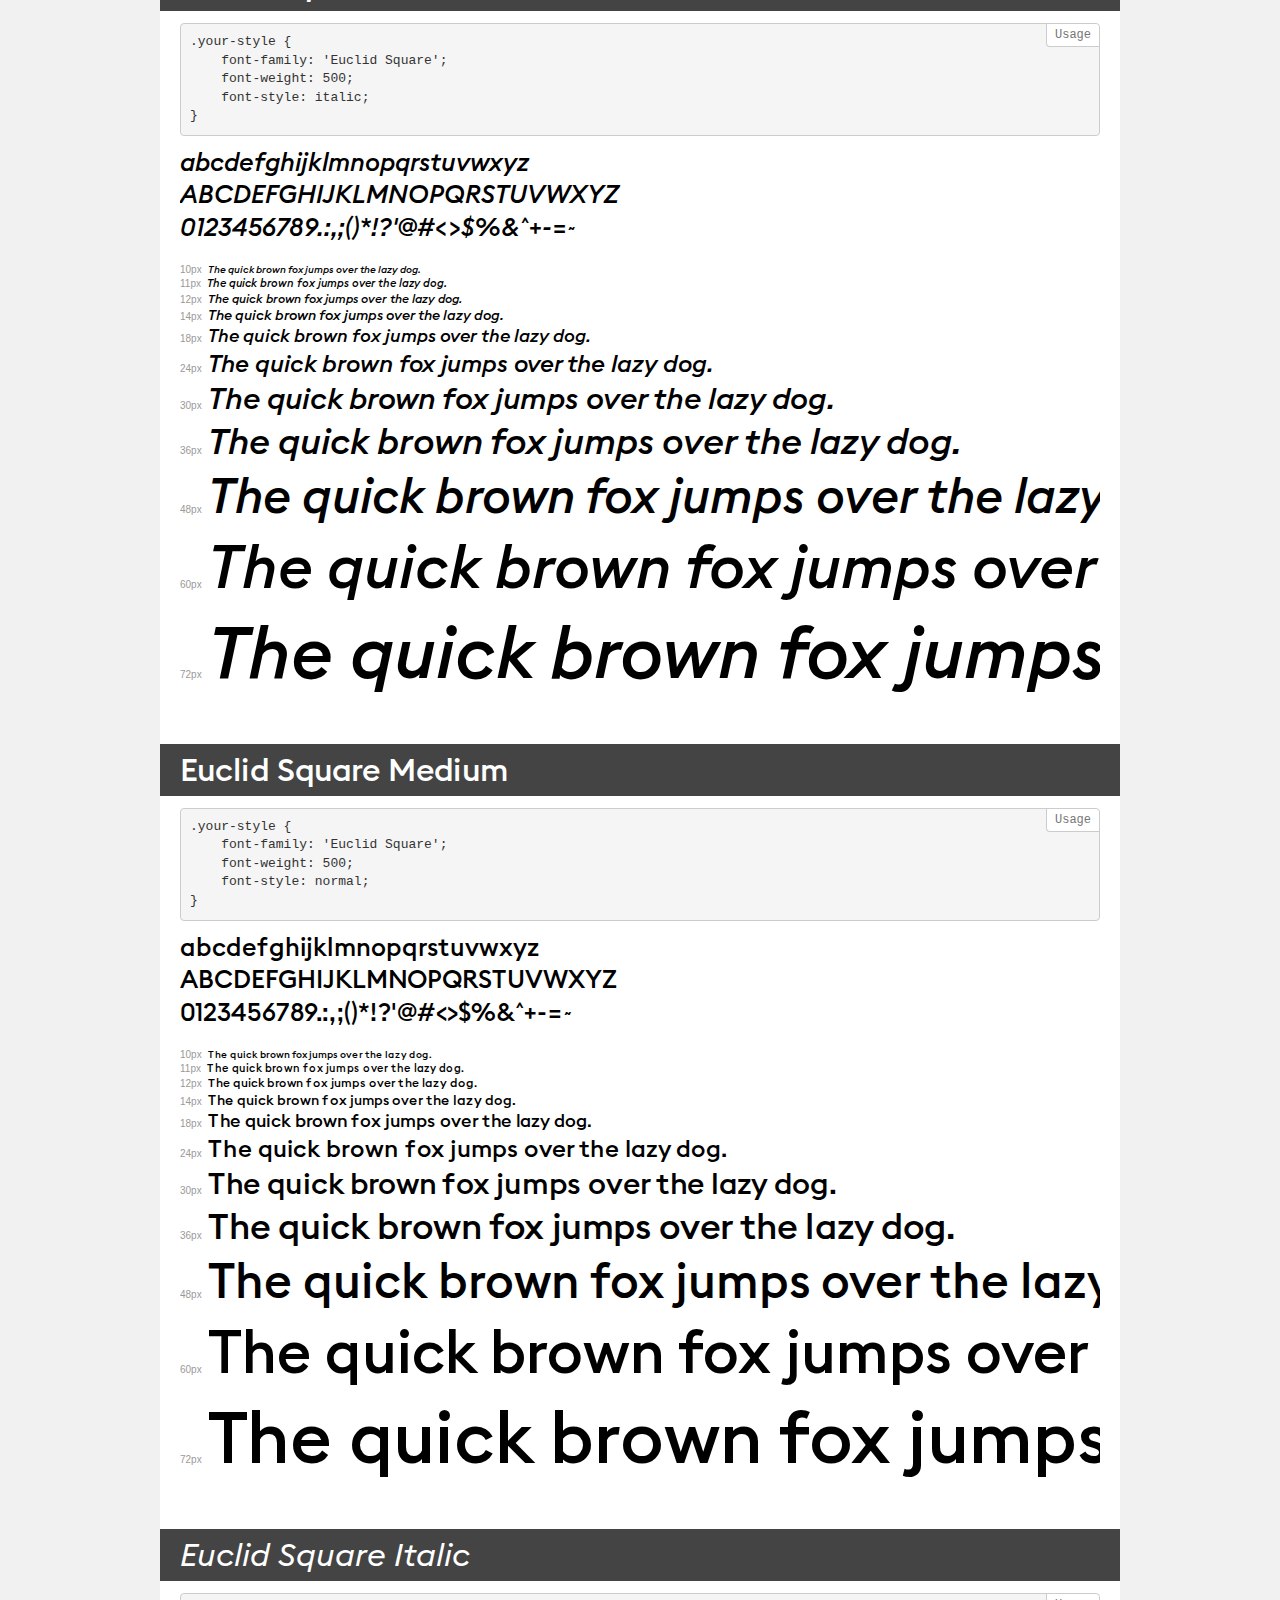
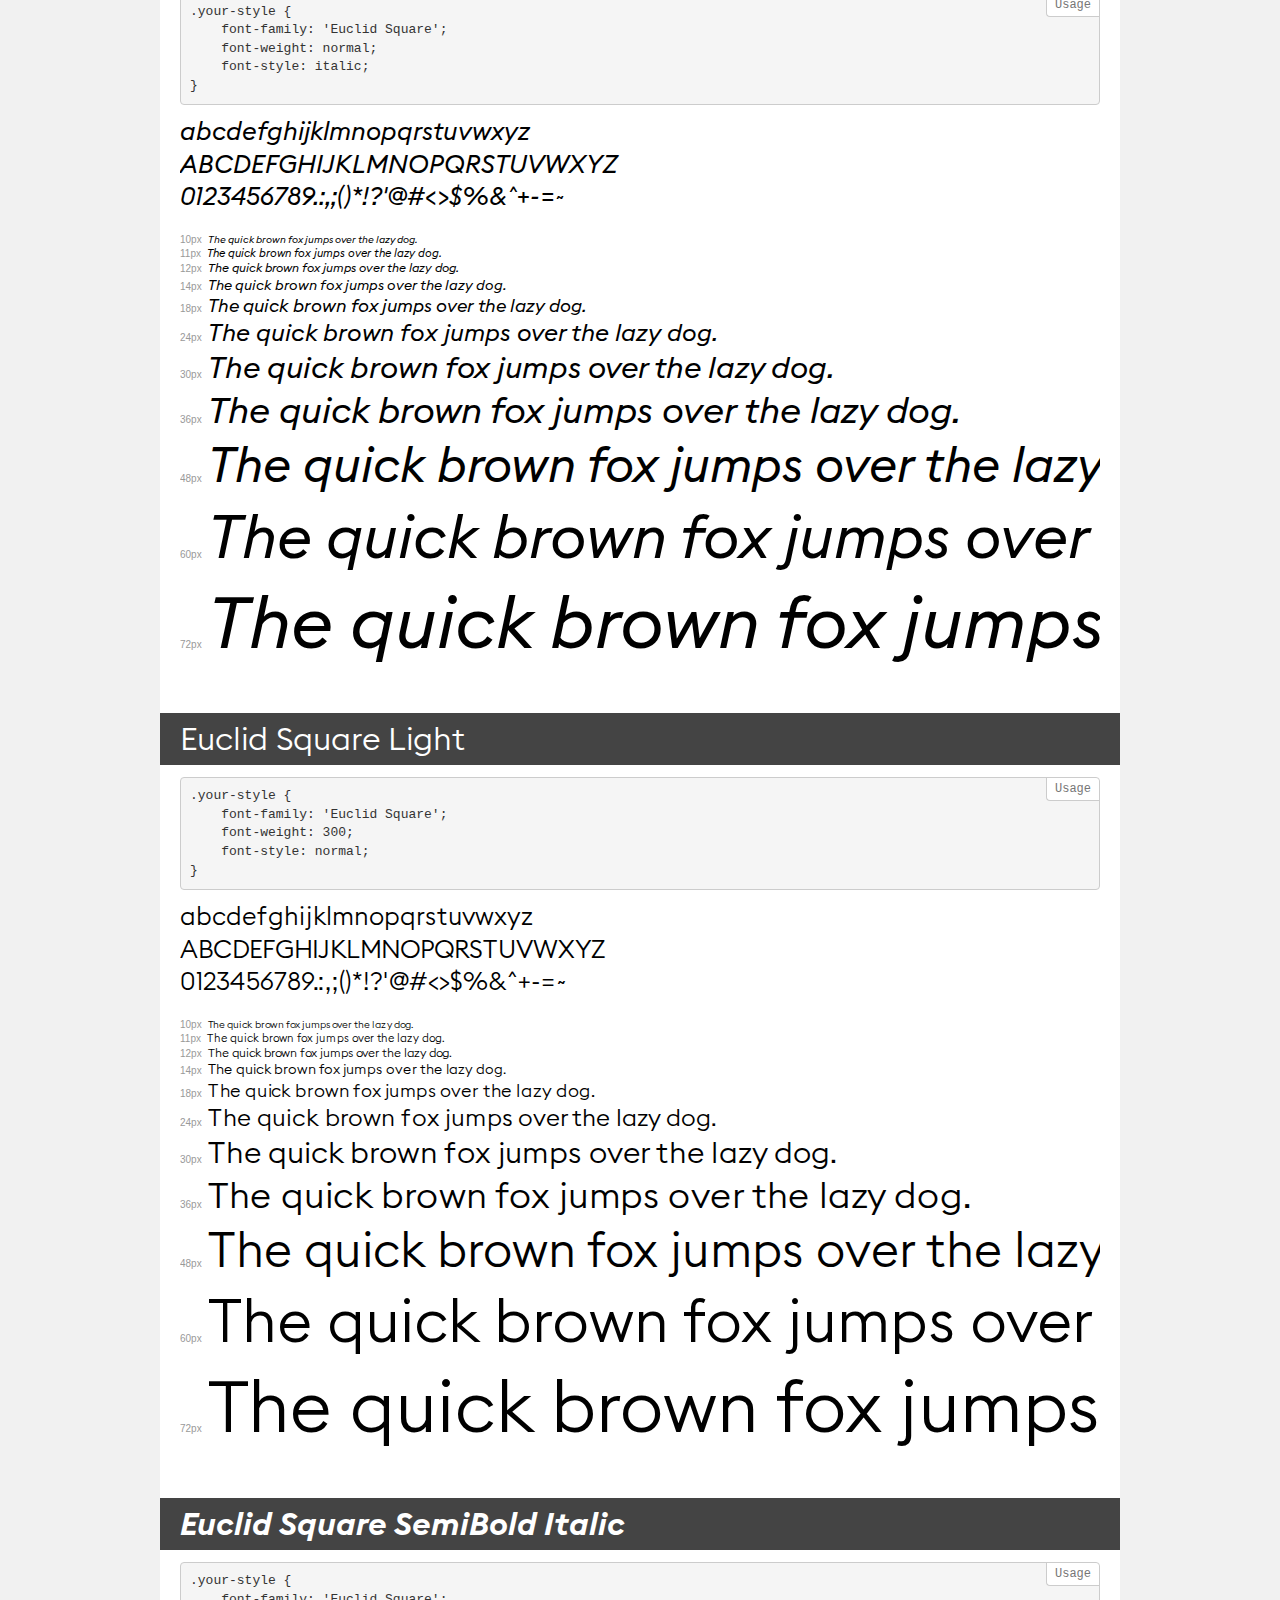
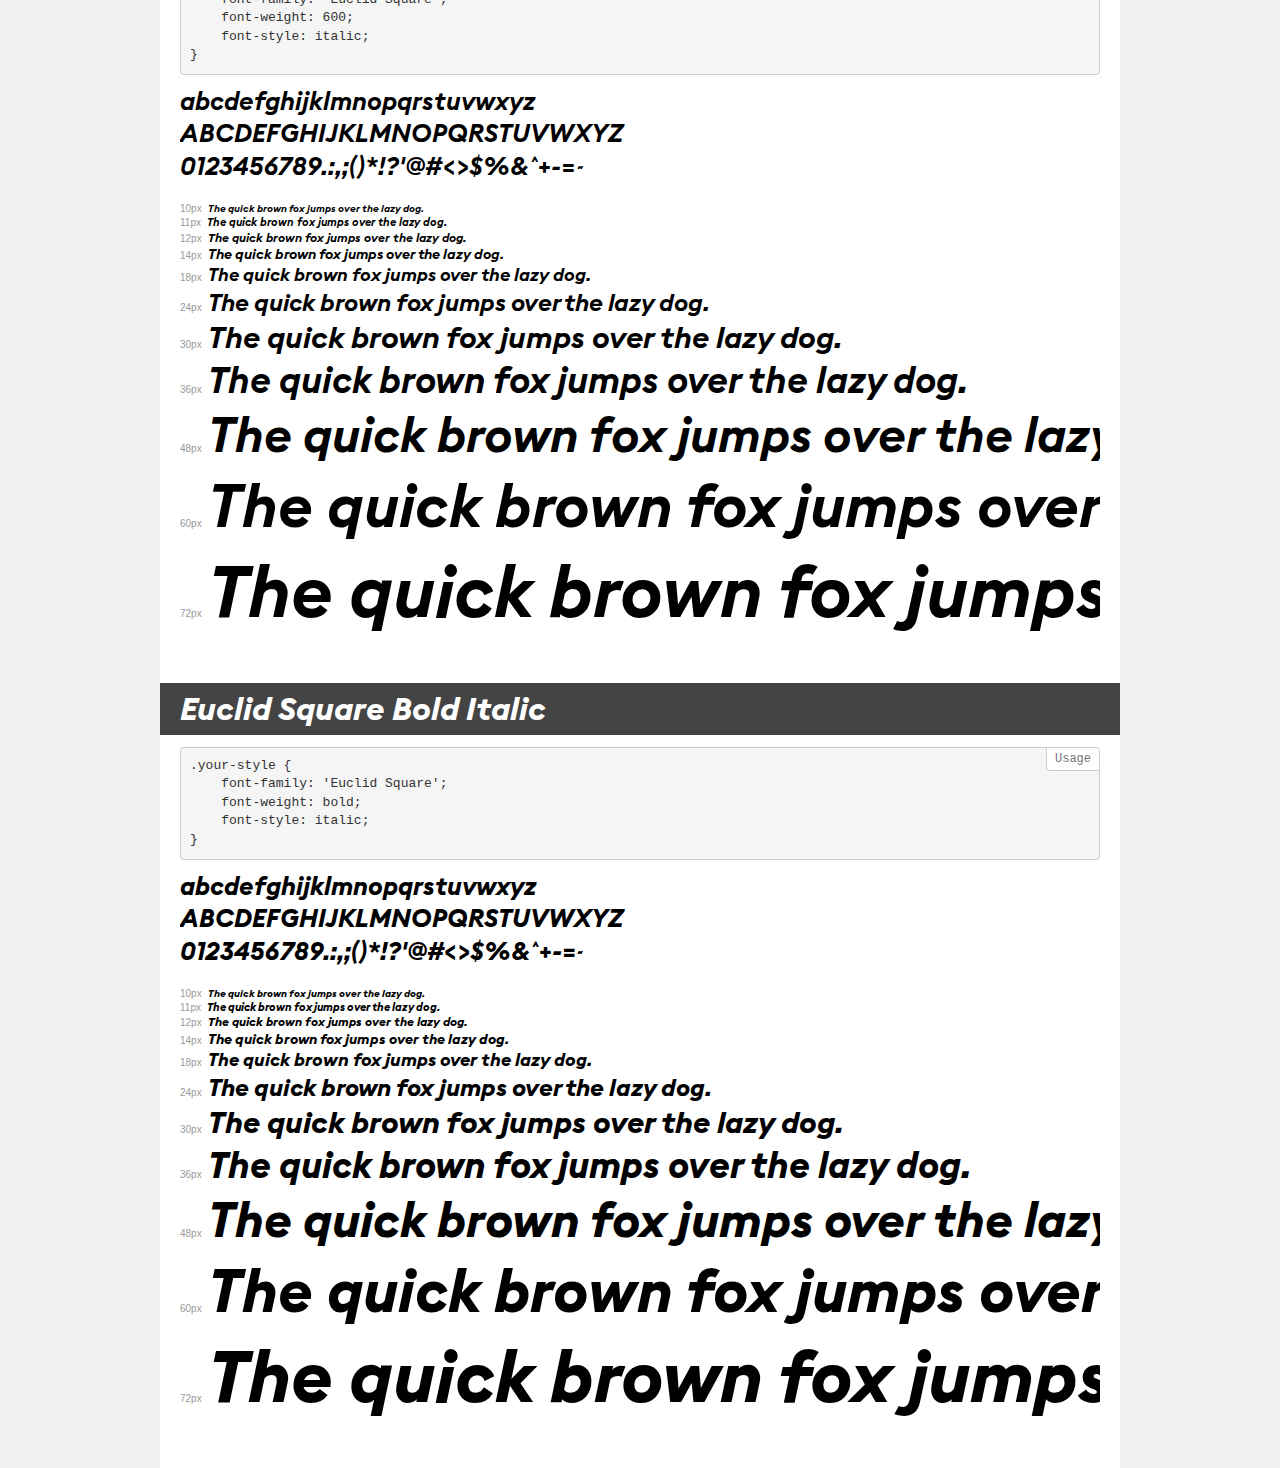
<file: fonts/demo.html>
<!DOCTYPE html>
<html>
<head>
    <meta charset="utf-8">
    <meta http-equiv="X-UA-Compatible" content="IE=edge">
    <meta name="viewport" content="width=device-width, initial-scale=1">
    <meta name="robots" content="noindex, noarchive">
    <meta name="format-detection" content="telephone=no">
    <title>Transfonter demo</title>
    <link href="stylesheet.css" rel="stylesheet">
    <style>
        /*
        http://meyerweb.com/eric/tools/css/reset/
        v2.0 | 20110126
        License: none (public domain)
        */
        html, body, div, span, applet, object, iframe,
        h1, h2, h3, h4, h5, h6, p, blockquote, pre,
        a, abbr, acronym, address, big, cite, code,
        del, dfn, em, img, ins, kbd, q, s, samp,
        small, strike, strong, sub, sup, tt, var,
        b, u, i, center,
        dl, dt, dd, ol, ul, li,
        fieldset, form, label, legend,
        table, caption, tbody, tfoot, thead, tr, th, td,
        article, aside, canvas, details, embed,
        figure, figcaption, footer, header, hgroup,
        menu, nav, output, ruby, section, summary,
        time, mark, audio, video {
            margin: 0;
            padding: 0;
            border: 0;
            font-size: 100%;
            font: inherit;
            vertical-align: baseline;
        }
        /* HTML5 display-role reset for older browsers */
        article, aside, details, figcaption, figure,
        footer, header, hgroup, menu, nav, section {
            display: block;
        }
        body {
            line-height: 1;
        }
        ol, ul {
            list-style: none;
        }
        blockquote, q {
            quotes: none;
        }
        blockquote:before, blockquote:after,
        q:before, q:after {
            content: '';
            content: none;
        }
        table {
            border-collapse: collapse;
            border-spacing: 0;
        }
        /* common styles */
        body {
            background: #f1f1f1;
            color: #000;
        }
        .page {
            background: #fff;
            width: 920px;
            margin: 0 auto;
            padding: 20px 20px 0 20px;
            overflow: hidden;
        }
        .font-container {
            overflow-x: auto;
            overflow-y: hidden;
            margin-bottom: 40px;
            line-height: 1.3;
            white-space: nowrap;
            padding-bottom: 5px;
        }
        h1 {
            position: relative;
            background: #444;
            font-size: 32px;
            color: #fff;
            padding: 10px 20px;
            margin: 0 -20px 12px -20px;
        }
        .letters {
            font-size: 25px;
            margin-bottom: 20px;
        }
        .s10:before {
            content: '10px';
        }
        .s11:before {
            content: '11px';
        }
        .s12:before {
            content: '12px';
        }
        .s14:before {
            content: '14px';
        }
        .s18:before {
            content: '18px';
        }
        .s24:before {
            content: '24px';
        }
        .s30:before {
            content: '30px';
        }
        .s36:before {
            content: '36px';
        }
        .s48:before {
            content: '48px';
        }
        .s60:before {
            content: '60px';
        }
        .s72:before {
            content: '72px';
        }
        .s10:before, .s11:before, .s12:before, .s14:before,
        .s18:before, .s24:before, .s30:before, .s36:before,
        .s48:before, .s60:before, .s72:before {
            font-family: Arial, sans-serif;
            font-size: 10px;
            font-weight: normal;
            font-style: normal;
            color: #999;
            padding-right: 6px;
        }
        pre {
            display: block;
            position: relative;
            padding: 9px;
            margin: 0 0 10px;
            font-family: Monaco, Menlo, Consolas, "Courier New", monospace !important;
            font-size: 13px;
            line-height: 1.428571429;
            color: #333;
            font-weight: normal !important;
            font-style: normal !important;
            background-color: #f5f5f5;
            border: 1px solid #ccc;
            overflow-x: auto;
            border-radius: 4px;
        }
        pre:after {
            display: block;
            position: absolute;
            right: 0;
            top: 0;
            content: 'Usage';
            line-height: 1;
            padding: 5px 8px;
            font-size: 12px;
            color: #767676;
            background-color: #fff;
            border: 1px solid #ccc;
            border-right: none;
            border-top: none;
            border-radius: 0 4px 0 4px;
            z-index: 10;
        }
        /* responsive */
        @media (max-width: 959px) {
            .page {
                width: auto;
                margin: 0;
            }
        }
    </style>
</head>
<body>
<div class="page">
    <div class="demo" style="font-family: 'Euclid Square'; font-weight: bold; font-style: normal;">
        <h1>Euclid Square Bold</h1>
        <pre>.your-style {
    font-family: 'Euclid Square';
    font-weight: bold;
    font-style: normal;
}</pre>
        <div class="font-container">
            <p class="letters">
                abcdefghijklmnopqrstuvwxyz<br>
ABCDEFGHIJKLMNOPQRSTUVWXYZ<br>
                0123456789.:,;()*!?'@#<>$%&^+-=~
            </p>
            <p class="s10" style="font-size: 10px;">The quick brown fox jumps over the lazy dog.</p>
            <p class="s11" style="font-size: 11px;">The quick brown fox jumps over the lazy dog.</p>
            <p class="s12" style="font-size: 12px;">The quick brown fox jumps over the lazy dog.</p>
            <p class="s14" style="font-size: 14px;">The quick brown fox jumps over the lazy dog.</p>
            <p class="s18" style="font-size: 18px;">The quick brown fox jumps over the lazy dog.</p>
            <p class="s24" style="font-size: 24px;">The quick brown fox jumps over the lazy dog.</p>
            <p class="s30" style="font-size: 30px;">The quick brown fox jumps over the lazy dog.</p>
            <p class="s36" style="font-size: 36px;">The quick brown fox jumps over the lazy dog.</p>
            <p class="s48" style="font-size: 48px;">The quick brown fox jumps over the lazy dog.</p>
            <p class="s60" style="font-size: 60px;">The quick brown fox jumps over the lazy dog.</p>
            <p class="s72" style="font-size: 72px;">The quick brown fox jumps over the lazy dog.</p>
        </div>
    </div>
    <div class="demo" style="font-family: 'Euclid Square'; font-weight: normal; font-style: normal;">
        <h1>Euclid Square Regular</h1>
        <pre>.your-style {
    font-family: 'Euclid Square';
    font-weight: normal;
    font-style: normal;
}</pre>
        <div class="font-container">
            <p class="letters">
                abcdefghijklmnopqrstuvwxyz<br>
ABCDEFGHIJKLMNOPQRSTUVWXYZ<br>
                0123456789.:,;()*!?'@#<>$%&^+-=~
            </p>
            <p class="s10" style="font-size: 10px;">The quick brown fox jumps over the lazy dog.</p>
            <p class="s11" style="font-size: 11px;">The quick brown fox jumps over the lazy dog.</p>
            <p class="s12" style="font-size: 12px;">The quick brown fox jumps over the lazy dog.</p>
            <p class="s14" style="font-size: 14px;">The quick brown fox jumps over the lazy dog.</p>
            <p class="s18" style="font-size: 18px;">The quick brown fox jumps over the lazy dog.</p>
            <p class="s24" style="font-size: 24px;">The quick brown fox jumps over the lazy dog.</p>
            <p class="s30" style="font-size: 30px;">The quick brown fox jumps over the lazy dog.</p>
            <p class="s36" style="font-size: 36px;">The quick brown fox jumps over the lazy dog.</p>
            <p class="s48" style="font-size: 48px;">The quick brown fox jumps over the lazy dog.</p>
            <p class="s60" style="font-size: 60px;">The quick brown fox jumps over the lazy dog.</p>
            <p class="s72" style="font-size: 72px;">The quick brown fox jumps over the lazy dog.</p>
        </div>
    </div>
    <div class="demo" style="font-family: 'Euclid Square'; font-weight: 600; font-style: normal;">
        <h1>Euclid Square SemiBold</h1>
        <pre>.your-style {
    font-family: 'Euclid Square';
    font-weight: 600;
    font-style: normal;
}</pre>
        <div class="font-container">
            <p class="letters">
                abcdefghijklmnopqrstuvwxyz<br>
ABCDEFGHIJKLMNOPQRSTUVWXYZ<br>
                0123456789.:,;()*!?'@#<>$%&^+-=~
            </p>
            <p class="s10" style="font-size: 10px;">The quick brown fox jumps over the lazy dog.</p>
            <p class="s11" style="font-size: 11px;">The quick brown fox jumps over the lazy dog.</p>
            <p class="s12" style="font-size: 12px;">The quick brown fox jumps over the lazy dog.</p>
            <p class="s14" style="font-size: 14px;">The quick brown fox jumps over the lazy dog.</p>
            <p class="s18" style="font-size: 18px;">The quick brown fox jumps over the lazy dog.</p>
            <p class="s24" style="font-size: 24px;">The quick brown fox jumps over the lazy dog.</p>
            <p class="s30" style="font-size: 30px;">The quick brown fox jumps over the lazy dog.</p>
            <p class="s36" style="font-size: 36px;">The quick brown fox jumps over the lazy dog.</p>
            <p class="s48" style="font-size: 48px;">The quick brown fox jumps over the lazy dog.</p>
            <p class="s60" style="font-size: 60px;">The quick brown fox jumps over the lazy dog.</p>
            <p class="s72" style="font-size: 72px;">The quick brown fox jumps over the lazy dog.</p>
        </div>
    </div>
    <div class="demo" style="font-family: 'Euclid Square'; font-weight: 300; font-style: italic;">
        <h1>Euclid Square Light Italic</h1>
        <pre>.your-style {
    font-family: 'Euclid Square';
    font-weight: 300;
    font-style: italic;
}</pre>
        <div class="font-container">
            <p class="letters">
                abcdefghijklmnopqrstuvwxyz<br>
ABCDEFGHIJKLMNOPQRSTUVWXYZ<br>
                0123456789.:,;()*!?'@#<>$%&^+-=~
            </p>
            <p class="s10" style="font-size: 10px;">The quick brown fox jumps over the lazy dog.</p>
            <p class="s11" style="font-size: 11px;">The quick brown fox jumps over the lazy dog.</p>
            <p class="s12" style="font-size: 12px;">The quick brown fox jumps over the lazy dog.</p>
            <p class="s14" style="font-size: 14px;">The quick brown fox jumps over the lazy dog.</p>
            <p class="s18" style="font-size: 18px;">The quick brown fox jumps over the lazy dog.</p>
            <p class="s24" style="font-size: 24px;">The quick brown fox jumps over the lazy dog.</p>
            <p class="s30" style="font-size: 30px;">The quick brown fox jumps over the lazy dog.</p>
            <p class="s36" style="font-size: 36px;">The quick brown fox jumps over the lazy dog.</p>
            <p class="s48" style="font-size: 48px;">The quick brown fox jumps over the lazy dog.</p>
            <p class="s60" style="font-size: 60px;">The quick brown fox jumps over the lazy dog.</p>
            <p class="s72" style="font-size: 72px;">The quick brown fox jumps over the lazy dog.</p>
        </div>
    </div>
    <div class="demo" style="font-family: 'Euclid Square'; font-weight: 500; font-style: italic;">
        <h1>Euclid Square Medium Italic</h1>
        <pre>.your-style {
    font-family: 'Euclid Square';
    font-weight: 500;
    font-style: italic;
}</pre>
        <div class="font-container">
            <p class="letters">
                abcdefghijklmnopqrstuvwxyz<br>
ABCDEFGHIJKLMNOPQRSTUVWXYZ<br>
                0123456789.:,;()*!?'@#<>$%&^+-=~
            </p>
            <p class="s10" style="font-size: 10px;">The quick brown fox jumps over the lazy dog.</p>
            <p class="s11" style="font-size: 11px;">The quick brown fox jumps over the lazy dog.</p>
            <p class="s12" style="font-size: 12px;">The quick brown fox jumps over the lazy dog.</p>
            <p class="s14" style="font-size: 14px;">The quick brown fox jumps over the lazy dog.</p>
            <p class="s18" style="font-size: 18px;">The quick brown fox jumps over the lazy dog.</p>
            <p class="s24" style="font-size: 24px;">The quick brown fox jumps over the lazy dog.</p>
            <p class="s30" style="font-size: 30px;">The quick brown fox jumps over the lazy dog.</p>
            <p class="s36" style="font-size: 36px;">The quick brown fox jumps over the lazy dog.</p>
            <p class="s48" style="font-size: 48px;">The quick brown fox jumps over the lazy dog.</p>
            <p class="s60" style="font-size: 60px;">The quick brown fox jumps over the lazy dog.</p>
            <p class="s72" style="font-size: 72px;">The quick brown fox jumps over the lazy dog.</p>
        </div>
    </div>
    <div class="demo" style="font-family: 'Euclid Square'; font-weight: 500; font-style: normal;">
        <h1>Euclid Square Medium</h1>
        <pre>.your-style {
    font-family: 'Euclid Square';
    font-weight: 500;
    font-style: normal;
}</pre>
        <div class="font-container">
            <p class="letters">
                abcdefghijklmnopqrstuvwxyz<br>
ABCDEFGHIJKLMNOPQRSTUVWXYZ<br>
                0123456789.:,;()*!?'@#<>$%&^+-=~
            </p>
            <p class="s10" style="font-size: 10px;">The quick brown fox jumps over the lazy dog.</p>
            <p class="s11" style="font-size: 11px;">The quick brown fox jumps over the lazy dog.</p>
            <p class="s12" style="font-size: 12px;">The quick brown fox jumps over the lazy dog.</p>
            <p class="s14" style="font-size: 14px;">The quick brown fox jumps over the lazy dog.</p>
            <p class="s18" style="font-size: 18px;">The quick brown fox jumps over the lazy dog.</p>
            <p class="s24" style="font-size: 24px;">The quick brown fox jumps over the lazy dog.</p>
            <p class="s30" style="font-size: 30px;">The quick brown fox jumps over the lazy dog.</p>
            <p class="s36" style="font-size: 36px;">The quick brown fox jumps over the lazy dog.</p>
            <p class="s48" style="font-size: 48px;">The quick brown fox jumps over the lazy dog.</p>
            <p class="s60" style="font-size: 60px;">The quick brown fox jumps over the lazy dog.</p>
            <p class="s72" style="font-size: 72px;">The quick brown fox jumps over the lazy dog.</p>
        </div>
    </div>
    <div class="demo" style="font-family: 'Euclid Square'; font-weight: normal; font-style: italic;">
        <h1>Euclid Square Italic</h1>
        <pre>.your-style {
    font-family: 'Euclid Square';
    font-weight: normal;
    font-style: italic;
}</pre>
        <div class="font-container">
            <p class="letters">
                abcdefghijklmnopqrstuvwxyz<br>
ABCDEFGHIJKLMNOPQRSTUVWXYZ<br>
                0123456789.:,;()*!?'@#<>$%&^+-=~
            </p>
            <p class="s10" style="font-size: 10px;">The quick brown fox jumps over the lazy dog.</p>
            <p class="s11" style="font-size: 11px;">The quick brown fox jumps over the lazy dog.</p>
            <p class="s12" style="font-size: 12px;">The quick brown fox jumps over the lazy dog.</p>
            <p class="s14" style="font-size: 14px;">The quick brown fox jumps over the lazy dog.</p>
            <p class="s18" style="font-size: 18px;">The quick brown fox jumps over the lazy dog.</p>
            <p class="s24" style="font-size: 24px;">The quick brown fox jumps over the lazy dog.</p>
            <p class="s30" style="font-size: 30px;">The quick brown fox jumps over the lazy dog.</p>
            <p class="s36" style="font-size: 36px;">The quick brown fox jumps over the lazy dog.</p>
            <p class="s48" style="font-size: 48px;">The quick brown fox jumps over the lazy dog.</p>
            <p class="s60" style="font-size: 60px;">The quick brown fox jumps over the lazy dog.</p>
            <p class="s72" style="font-size: 72px;">The quick brown fox jumps over the lazy dog.</p>
        </div>
    </div>
    <div class="demo" style="font-family: 'Euclid Square'; font-weight: 300; font-style: normal;">
        <h1>Euclid Square Light</h1>
        <pre>.your-style {
    font-family: 'Euclid Square';
    font-weight: 300;
    font-style: normal;
}</pre>
        <div class="font-container">
            <p class="letters">
                abcdefghijklmnopqrstuvwxyz<br>
ABCDEFGHIJKLMNOPQRSTUVWXYZ<br>
                0123456789.:,;()*!?'@#<>$%&^+-=~
            </p>
            <p class="s10" style="font-size: 10px;">The quick brown fox jumps over the lazy dog.</p>
            <p class="s11" style="font-size: 11px;">The quick brown fox jumps over the lazy dog.</p>
            <p class="s12" style="font-size: 12px;">The quick brown fox jumps over the lazy dog.</p>
            <p class="s14" style="font-size: 14px;">The quick brown fox jumps over the lazy dog.</p>
            <p class="s18" style="font-size: 18px;">The quick brown fox jumps over the lazy dog.</p>
            <p class="s24" style="font-size: 24px;">The quick brown fox jumps over the lazy dog.</p>
            <p class="s30" style="font-size: 30px;">The quick brown fox jumps over the lazy dog.</p>
            <p class="s36" style="font-size: 36px;">The quick brown fox jumps over the lazy dog.</p>
            <p class="s48" style="font-size: 48px;">The quick brown fox jumps over the lazy dog.</p>
            <p class="s60" style="font-size: 60px;">The quick brown fox jumps over the lazy dog.</p>
            <p class="s72" style="font-size: 72px;">The quick brown fox jumps over the lazy dog.</p>
        </div>
    </div>
    <div class="demo" style="font-family: 'Euclid Square'; font-weight: 600; font-style: italic;">
        <h1>Euclid Square SemiBold Italic</h1>
        <pre>.your-style {
    font-family: 'Euclid Square';
    font-weight: 600;
    font-style: italic;
}</pre>
        <div class="font-container">
            <p class="letters">
                abcdefghijklmnopqrstuvwxyz<br>
ABCDEFGHIJKLMNOPQRSTUVWXYZ<br>
                0123456789.:,;()*!?'@#<>$%&^+-=~
            </p>
            <p class="s10" style="font-size: 10px;">The quick brown fox jumps over the lazy dog.</p>
            <p class="s11" style="font-size: 11px;">The quick brown fox jumps over the lazy dog.</p>
            <p class="s12" style="font-size: 12px;">The quick brown fox jumps over the lazy dog.</p>
            <p class="s14" style="font-size: 14px;">The quick brown fox jumps over the lazy dog.</p>
            <p class="s18" style="font-size: 18px;">The quick brown fox jumps over the lazy dog.</p>
            <p class="s24" style="font-size: 24px;">The quick brown fox jumps over the lazy dog.</p>
            <p class="s30" style="font-size: 30px;">The quick brown fox jumps over the lazy dog.</p>
            <p class="s36" style="font-size: 36px;">The quick brown fox jumps over the lazy dog.</p>
            <p class="s48" style="font-size: 48px;">The quick brown fox jumps over the lazy dog.</p>
            <p class="s60" style="font-size: 60px;">The quick brown fox jumps over the lazy dog.</p>
            <p class="s72" style="font-size: 72px;">The quick brown fox jumps over the lazy dog.</p>
        </div>
    </div>
    <div class="demo" style="font-family: 'Euclid Square'; font-weight: bold; font-style: italic;">
        <h1>Euclid Square Bold Italic</h1>
        <pre>.your-style {
    font-family: 'Euclid Square';
    font-weight: bold;
    font-style: italic;
}</pre>
        <div class="font-container">
            <p class="letters">
                abcdefghijklmnopqrstuvwxyz<br>
ABCDEFGHIJKLMNOPQRSTUVWXYZ<br>
                0123456789.:,;()*!?'@#<>$%&^+-=~
            </p>
            <p class="s10" style="font-size: 10px;">The quick brown fox jumps over the lazy dog.</p>
            <p class="s11" style="font-size: 11px;">The quick brown fox jumps over the lazy dog.</p>
            <p class="s12" style="font-size: 12px;">The quick brown fox jumps over the lazy dog.</p>
            <p class="s14" style="font-size: 14px;">The quick brown fox jumps over the lazy dog.</p>
            <p class="s18" style="font-size: 18px;">The quick brown fox jumps over the lazy dog.</p>
            <p class="s24" style="font-size: 24px;">The quick brown fox jumps over the lazy dog.</p>
            <p class="s30" style="font-size: 30px;">The quick brown fox jumps over the lazy dog.</p>
            <p class="s36" style="font-size: 36px;">The quick brown fox jumps over the lazy dog.</p>
            <p class="s48" style="font-size: 48px;">The quick brown fox jumps over the lazy dog.</p>
            <p class="s60" style="font-size: 60px;">The quick brown fox jumps over the lazy dog.</p>
            <p class="s72" style="font-size: 72px;">The quick brown fox jumps over the lazy dog.</p>
        </div>
    </div>
</div>
</body>
</html>
</file>
<file: css/style.css>
@import './elements/header.css';
@import './elements/footer.css';
@import './elements/catalogue.css';
@import './elements/body.css';
@import 'elements/cart.css';
@import './elements/fonts.css';
@import './elements/text.css';
@import './elements/additional.css';
@import './elements/product.css';
@import 'elements/goods.css';
@import 'elements/breadcrumb.css';
@import 'elements/common.css';
@import 'elements/thankyou.css';
</file>
<file: fonts/stylesheet.css>
@font-face {
    font-family: 'Euclid Square';
    src: url('EuclidSquare-Bold.eot');
    src: local('Euclid Square Bold'), local('EuclidSquare-Bold'),
        url('EuclidSquare-Bold.eot?#iefix') format('embedded-opentype'),
        url('EuclidSquare-Bold.woff2') format('woff2'),
        url('EuclidSquare-Bold.woff') format('woff'),
        url('EuclidSquare-Bold.ttf') format('truetype');
    font-weight: bold;
    font-style: normal;
}

@font-face {
    font-family: 'Euclid Square';
    src: url('EuclidSquare-Regular.eot');
    src: local('Euclid Square Regular'), local('EuclidSquare-Regular'),
        url('EuclidSquare-Regular.eot?#iefix') format('embedded-opentype'),
        url('EuclidSquare-Regular.woff2') format('woff2'),
        url('EuclidSquare-Regular.woff') format('woff'),
        url('EuclidSquare-Regular.ttf') format('truetype');
    font-weight: normal;
    font-style: normal;
}

@font-face {
    font-family: 'Euclid Square';
    src: url('EuclidSquare-SemiBold.eot');
    src: local('Euclid Square SemiBold'), local('EuclidSquare-SemiBold'),
        url('EuclidSquare-SemiBold.eot?#iefix') format('embedded-opentype'),
        url('EuclidSquare-SemiBold.woff2') format('woff2'),
        url('EuclidSquare-SemiBold.woff') format('woff'),
        url('EuclidSquare-SemiBold.ttf') format('truetype');
    font-weight: 600;
    font-style: normal;
}

@font-face {
    font-family: 'Euclid Square';
    src: url('EuclidSquare-LightItalic.eot');
    src: local('Euclid Square Light Italic'), local('EuclidSquare-LightItalic'),
        url('EuclidSquare-LightItalic.eot?#iefix') format('embedded-opentype'),
        url('EuclidSquare-LightItalic.woff2') format('woff2'),
        url('EuclidSquare-LightItalic.woff') format('woff'),
        url('EuclidSquare-LightItalic.ttf') format('truetype');
    font-weight: 300;
    font-style: italic;
}

@font-face {
    font-family: 'Euclid Square';
    src: url('EuclidSquare-MediumItalic.eot');
    src: local('Euclid Square Medium Italic'), local('EuclidSquare-MediumItalic'),
        url('EuclidSquare-MediumItalic.eot?#iefix') format('embedded-opentype'),
        url('EuclidSquare-MediumItalic.woff2') format('woff2'),
        url('EuclidSquare-MediumItalic.woff') format('woff'),
        url('EuclidSquare-MediumItalic.ttf') format('truetype');
    font-weight: 500;
    font-style: italic;
}

@font-face {
    font-family: 'Euclid Square';
    src: url('EuclidSquare-Medium.eot');
    src: local('Euclid Square Medium'), local('EuclidSquare-Medium'),
        url('EuclidSquare-Medium.eot?#iefix') format('embedded-opentype'),
        url('EuclidSquare-Medium.woff2') format('woff2'),
        url('EuclidSquare-Medium.woff') format('woff'),
        url('EuclidSquare-Medium.ttf') format('truetype');
    font-weight: 500;
    font-style: normal;
}

@font-face {
    font-family: 'Euclid Square';
    src: url('EuclidSquare-Italic.eot');
    src: local('Euclid Square Italic'), local('EuclidSquare-Italic'),
        url('EuclidSquare-Italic.eot?#iefix') format('embedded-opentype'),
        url('EuclidSquare-Italic.woff2') format('woff2'),
        url('EuclidSquare-Italic.woff') format('woff'),
        url('EuclidSquare-Italic.ttf') format('truetype');
    font-weight: normal;
    font-style: italic;
}

@font-face {
    font-family: 'Euclid Square';
    src: url('EuclidSquare-Light.eot');
    src: local('Euclid Square Light'), local('EuclidSquare-Light'),
        url('EuclidSquare-Light.eot?#iefix') format('embedded-opentype'),
        url('EuclidSquare-Light.woff2') format('woff2'),
        url('EuclidSquare-Light.woff') format('woff'),
        url('EuclidSquare-Light.ttf') format('truetype');
    font-weight: 300;
    font-style: normal;
}

@font-face {
    font-family: 'Euclid Square';
    src: url('EuclidSquare-SemiBoldItalic.eot');
    src: local('Euclid Square SemiBold Italic'), local('EuclidSquare-SemiBoldItalic'),
        url('EuclidSquare-SemiBoldItalic.eot?#iefix') format('embedded-opentype'),
        url('EuclidSquare-SemiBoldItalic.woff2') format('woff2'),
        url('EuclidSquare-SemiBoldItalic.woff') format('woff'),
        url('EuclidSquare-SemiBoldItalic.ttf') format('truetype');
    font-weight: 600;
    font-style: italic;
}

@font-face {
    font-family: 'Euclid Square';
    src: url('EuclidSquare-BoldItalic.eot');
    src: local('Euclid Square Bold Italic'), local('EuclidSquare-BoldItalic'),
        url('EuclidSquare-BoldItalic.eot?#iefix') format('embedded-opentype'),
        url('EuclidSquare-BoldItalic.woff2') format('woff2'),
        url('EuclidSquare-BoldItalic.woff') format('woff'),
        url('EuclidSquare-BoldItalic.ttf') format('truetype');
    font-weight: bold;
    font-style: italic;
}
</file>
